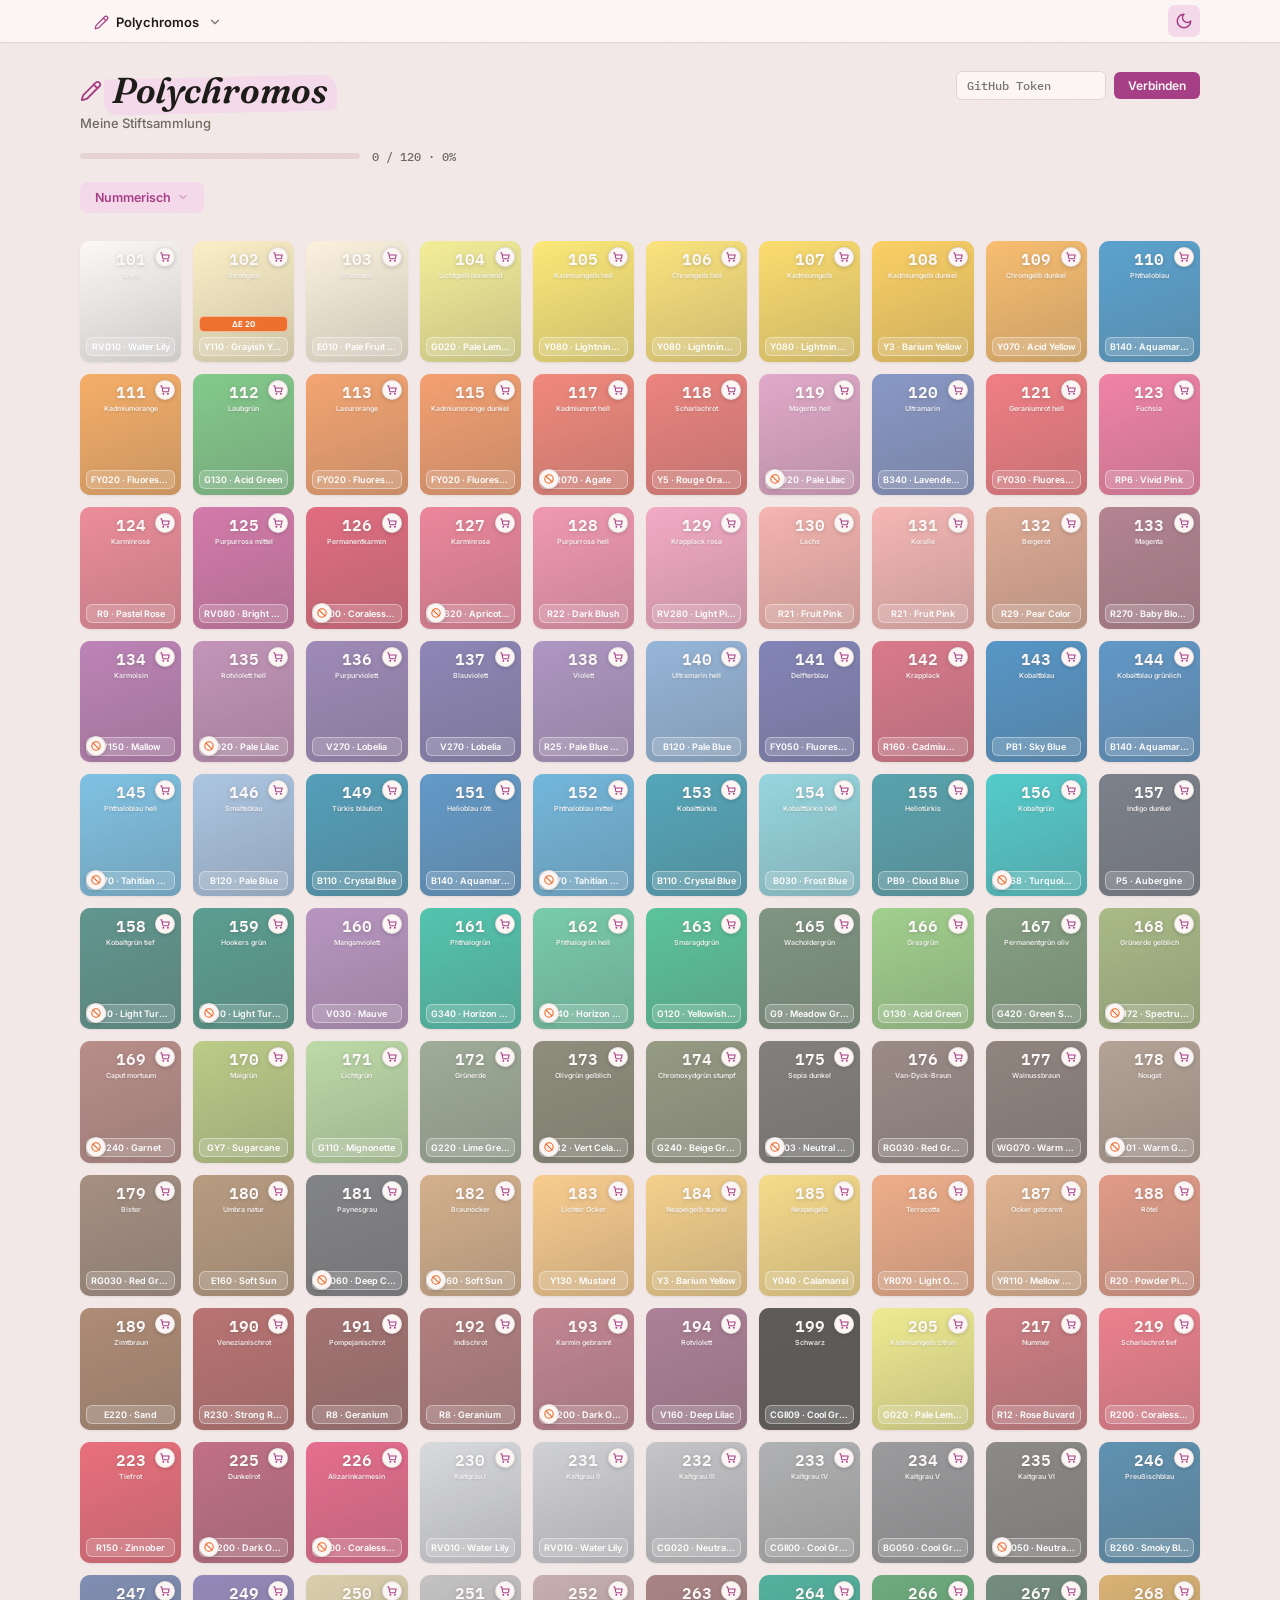
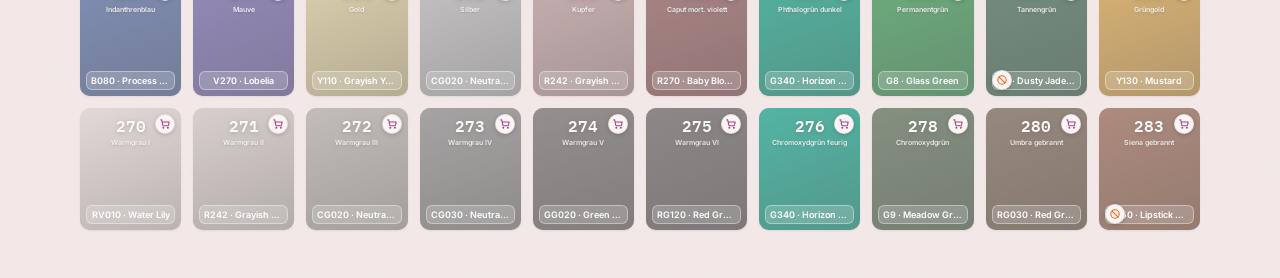
<file: index.html>
<!DOCTYPE html>
<html lang="de">
<head>
  <meta charset="UTF-8">
  <meta name="viewport" content="width=device-width, initial-scale=1.0, viewport-fit=cover">
  <title>Colortracker</title>

  <!-- PWA -->
  <link rel="manifest" href="./manifest.json">
  <meta name="theme-color" content="#0083C7">
  <meta name="apple-mobile-web-app-capable" content="yes">
  <meta name="apple-mobile-web-app-status-bar-style" content="default">
  <meta name="apple-mobile-web-app-title" content="Colortracker">
  <link rel="apple-touch-icon" href="./icons/apple-touch-icon.png">
  <link rel="icon" type="image/x-icon" href="./favicon.ico">
  <link rel="icon" type="image/png" sizes="32x32" href="./icons/favicon-32x32.png">
  <link rel="icon" type="image/png" sizes="16x16" href="./icons/favicon-16x16.png">

  <link rel="preconnect" href="https://fonts.googleapis.com">
  <link rel="preconnect" href="https://fonts.gstatic.com" crossorigin>
  <link href="https://fonts.googleapis.com/css2?family=Fraunces:ital,wght@0,600;1,500;1,600;1,700&family=Inter:wght@400;500;600;700&family=IBM+Plex+Mono:wght@500;600&display=swap" rel="stylesheet">
  <link rel="stylesheet" href="./styles.css">
  <script src="./js/theme-init.js"></script>
  <script src="./data/polychromos.js"></script>
  <script src="./data/ohuhu.js"></script>
</head>
<body>
  <nav class="app-nav">
    <div class="nav-inner">
      <details class="nav-dropdown" id="navDropdown">
        <summary class="nav-current">
          <svg width="15" height="15" viewBox="0 0 24 24" fill="none" stroke="currentColor" stroke-width="2" stroke-linecap="round" stroke-linejoin="round"><path d="M21.174 6.812a1 1 0 0 0-3.986-3.987L3.842 16.174a2 2 0 0 0-.5.83l-1.321 4.352a.5.5 0 0 0 .622.622l4.353-1.321a2 2 0 0 0 .83-.497z"/><path d="m15 5 4 4"/></svg>
          <span class="nav-link-text">Polychromos</span>
          <svg class="nav-chevron" width="14" height="14" viewBox="0 0 24 24" fill="none" stroke="currentColor" stroke-width="2" stroke-linecap="round" stroke-linejoin="round"><path d="m6 9 6 6 6-6"/></svg>
        </summary>
        <div class="nav-dropdown-list">
        <a href="./index.html" class="nav-link nav-link--active"><svg width="15" height="15" viewBox="0 0 24 24" fill="none" stroke="currentColor" stroke-width="2" stroke-linecap="round" stroke-linejoin="round"><path d="M21.174 6.812a1 1 0 0 0-3.986-3.987L3.842 16.174a2 2 0 0 0-.5.83l-1.321 4.352a.5.5 0 0 0 .622.622l4.353-1.321a2 2 0 0 0 .83-.497z"/><path d="m15 5 4 4"/></svg><span class="nav-link-text">Polychromos</span></a>
        <a href="./ohuhu.html" class="nav-link nav-link--inactive"><svg width="15" height="15" viewBox="0 0 24 24" fill="none" stroke="currentColor" stroke-width="2" stroke-linecap="round" stroke-linejoin="round"><path d="m9 11-6 6v3h9l3-3"/><path d="m22 12-4.6 4.6a2 2 0 0 1-2.8 0l-5.2-5.2a2 2 0 0 1 0-2.8L14 4"/></svg><span class="nav-link-text">Ohuhu</span></a>
        <a href="./matched-pencils.html" class="nav-link nav-link--inactive"><svg width="15" height="15" viewBox="0 0 24 24" fill="none" stroke="currentColor" stroke-width="2" stroke-linecap="round" stroke-linejoin="round"><path d="M10 13a5 5 0 0 0 7.54.54l3-3a5 5 0 0 0-7.07-7.07l-1.72 1.71"/><path d="M14 11a5 5 0 0 0-7.54-.54l-3 3a5 5 0 0 0 7.07 7.07l1.71-1.71"/></svg><span class="nav-link-text">Matched Pencils</span></a>
        <a href="./spectrum.html" class="nav-link nav-link--inactive"><svg width="15" height="15" viewBox="0 0 24 24" fill="none" stroke="currentColor" stroke-width="2" stroke-linecap="round" stroke-linejoin="round"><circle cx="12" cy="12" r="10"/><path d="M12 18a6 6 0 0 0 0-12v12z"/></svg><span class="nav-link-text">Spektrum</span></a>
        </div>
      </details>
      <button class="theme-toggle" id="themeToggle" aria-label="Dark mode umschalten"></button>
    </div>
  </nav>
  <script src="./js/nav-dropdown.js"></script>
  <div id="app" class="app-inner"></div>

  <script src="./js/index.js"></script>
  <script src="./js/theme-toggle.js"></script>
</body>
</html>
</file>
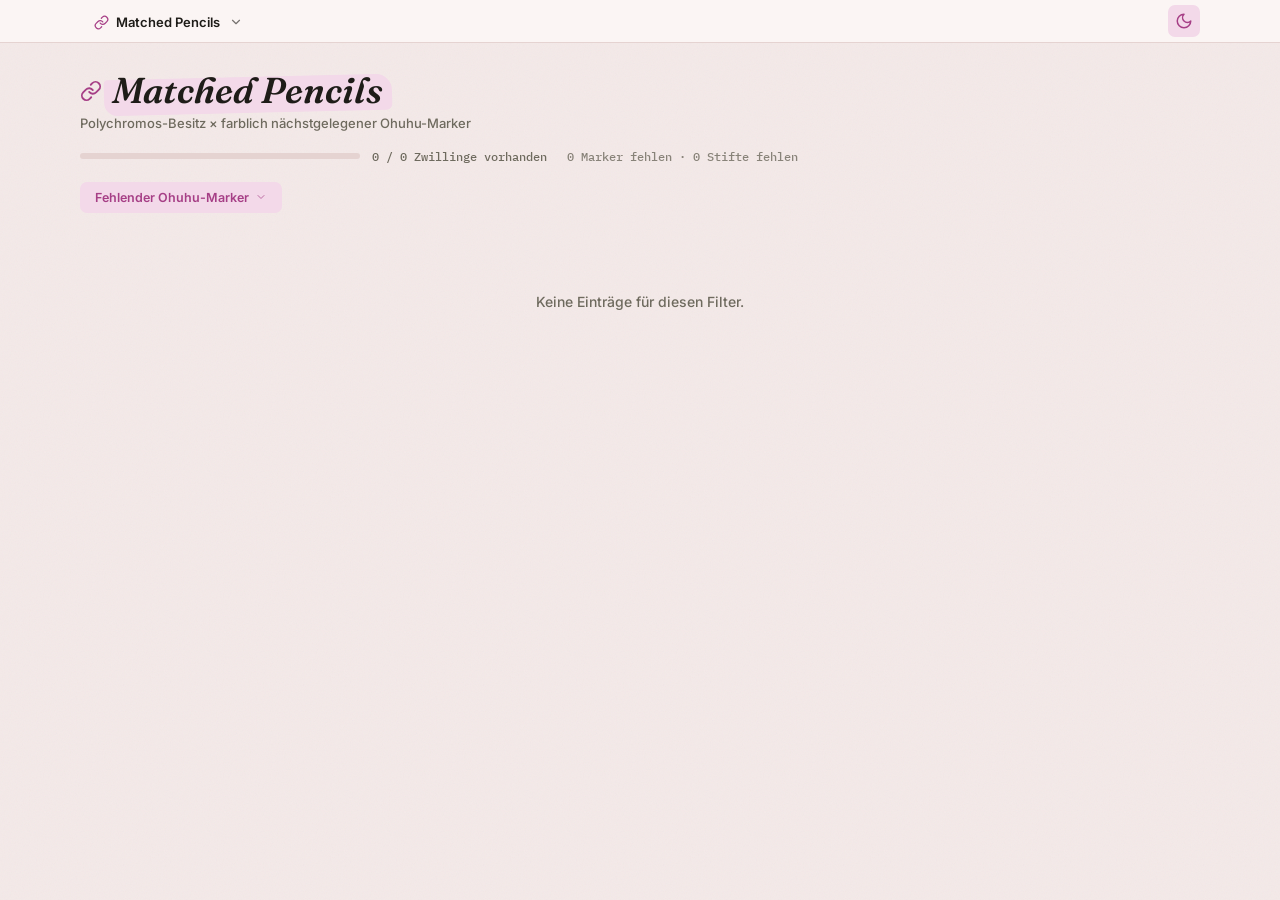
<file: matched-pencils.html>
<!DOCTYPE html>
<html lang="de">
<head>
  <meta charset="UTF-8">
  <meta name="viewport" content="width=device-width, initial-scale=1.0, viewport-fit=cover">
  <title>Matched Pencils — Polychromos × Ohuhu</title>

  <link rel="icon" type="image/x-icon" href="./favicon.ico">
  <link rel="icon" type="image/png" sizes="32x32" href="./icons/favicon-32x32.png">
  <link rel="icon" type="image/png" sizes="16x16" href="./icons/favicon-16x16.png">

  <link rel="preconnect" href="https://fonts.googleapis.com">
  <link rel="preconnect" href="https://fonts.gstatic.com" crossorigin>
  <link href="https://fonts.googleapis.com/css2?family=Fraunces:ital,wght@0,600;1,500;1,600;1,700&family=Inter:wght@400;500;600;700&family=IBM+Plex+Mono:wght@500;600&display=swap" rel="stylesheet">
  <link rel="stylesheet" href="./styles.css">
  <script src="./js/theme-init.js"></script>
  <script src="./data/polychromos.js"></script>
  <script src="./data/ohuhu.js"></script>
</head>
<body>
  <nav class="app-nav">
    <div class="nav-inner">
      <details class="nav-dropdown" id="navDropdown">
        <summary class="nav-current">
          <svg width="15" height="15" viewBox="0 0 24 24" fill="none" stroke="currentColor" stroke-width="2" stroke-linecap="round" stroke-linejoin="round"><path d="M10 13a5 5 0 0 0 7.54.54l3-3a5 5 0 0 0-7.07-7.07l-1.72 1.71"/><path d="M14 11a5 5 0 0 0-7.54-.54l-3 3a5 5 0 0 0 7.07 7.07l1.71-1.71"/></svg>
          <span class="nav-link-text">Matched Pencils</span>
          <svg class="nav-chevron" width="14" height="14" viewBox="0 0 24 24" fill="none" stroke="currentColor" stroke-width="2" stroke-linecap="round" stroke-linejoin="round"><path d="m6 9 6 6 6-6"/></svg>
        </summary>
        <div class="nav-dropdown-list">
        <a href="./index.html" class="nav-link nav-link--inactive"><svg width="15" height="15" viewBox="0 0 24 24" fill="none" stroke="currentColor" stroke-width="2" stroke-linecap="round" stroke-linejoin="round"><path d="M21.174 6.812a1 1 0 0 0-3.986-3.987L3.842 16.174a2 2 0 0 0-.5.83l-1.321 4.352a.5.5 0 0 0 .622.622l4.353-1.321a2 2 0 0 0 .83-.497z"/><path d="m15 5 4 4"/></svg><span class="nav-link-text">Polychromos</span></a>
        <a href="./ohuhu.html" class="nav-link nav-link--inactive"><svg width="15" height="15" viewBox="0 0 24 24" fill="none" stroke="currentColor" stroke-width="2" stroke-linecap="round" stroke-linejoin="round"><path d="m9 11-6 6v3h9l3-3"/><path d="m22 12-4.6 4.6a2 2 0 0 1-2.8 0l-5.2-5.2a2 2 0 0 1 0-2.8L14 4"/></svg><span class="nav-link-text">Ohuhu</span></a>
        <a href="./matched-pencils.html" class="nav-link nav-link--active"><svg width="15" height="15" viewBox="0 0 24 24" fill="none" stroke="currentColor" stroke-width="2" stroke-linecap="round" stroke-linejoin="round"><path d="M10 13a5 5 0 0 0 7.54.54l3-3a5 5 0 0 0-7.07-7.07l-1.72 1.71"/><path d="M14 11a5 5 0 0 0-7.54-.54l-3 3a5 5 0 0 0 7.07 7.07l1.71-1.71"/></svg><span class="nav-link-text">Matched Pencils</span></a>
        <a href="./spectrum.html" class="nav-link nav-link--inactive"><svg width="15" height="15" viewBox="0 0 24 24" fill="none" stroke="currentColor" stroke-width="2" stroke-linecap="round" stroke-linejoin="round"><circle cx="12" cy="12" r="10"/><path d="M12 18a6 6 0 0 0 0-12v12z"/></svg><span class="nav-link-text">Spektrum</span></a>
        </div>
      </details>
      <button class="theme-toggle" id="themeToggle" aria-label="Dark mode umschalten"></button>
    </div>
  </nav>
  <script src="./js/nav-dropdown.js"></script>
  <div id="app" class="app-inner"></div>

  <script src="./js/matched-pencils.js"></script>
  <script src="./js/theme-toggle.js"></script>
</body>
</html>
</file>
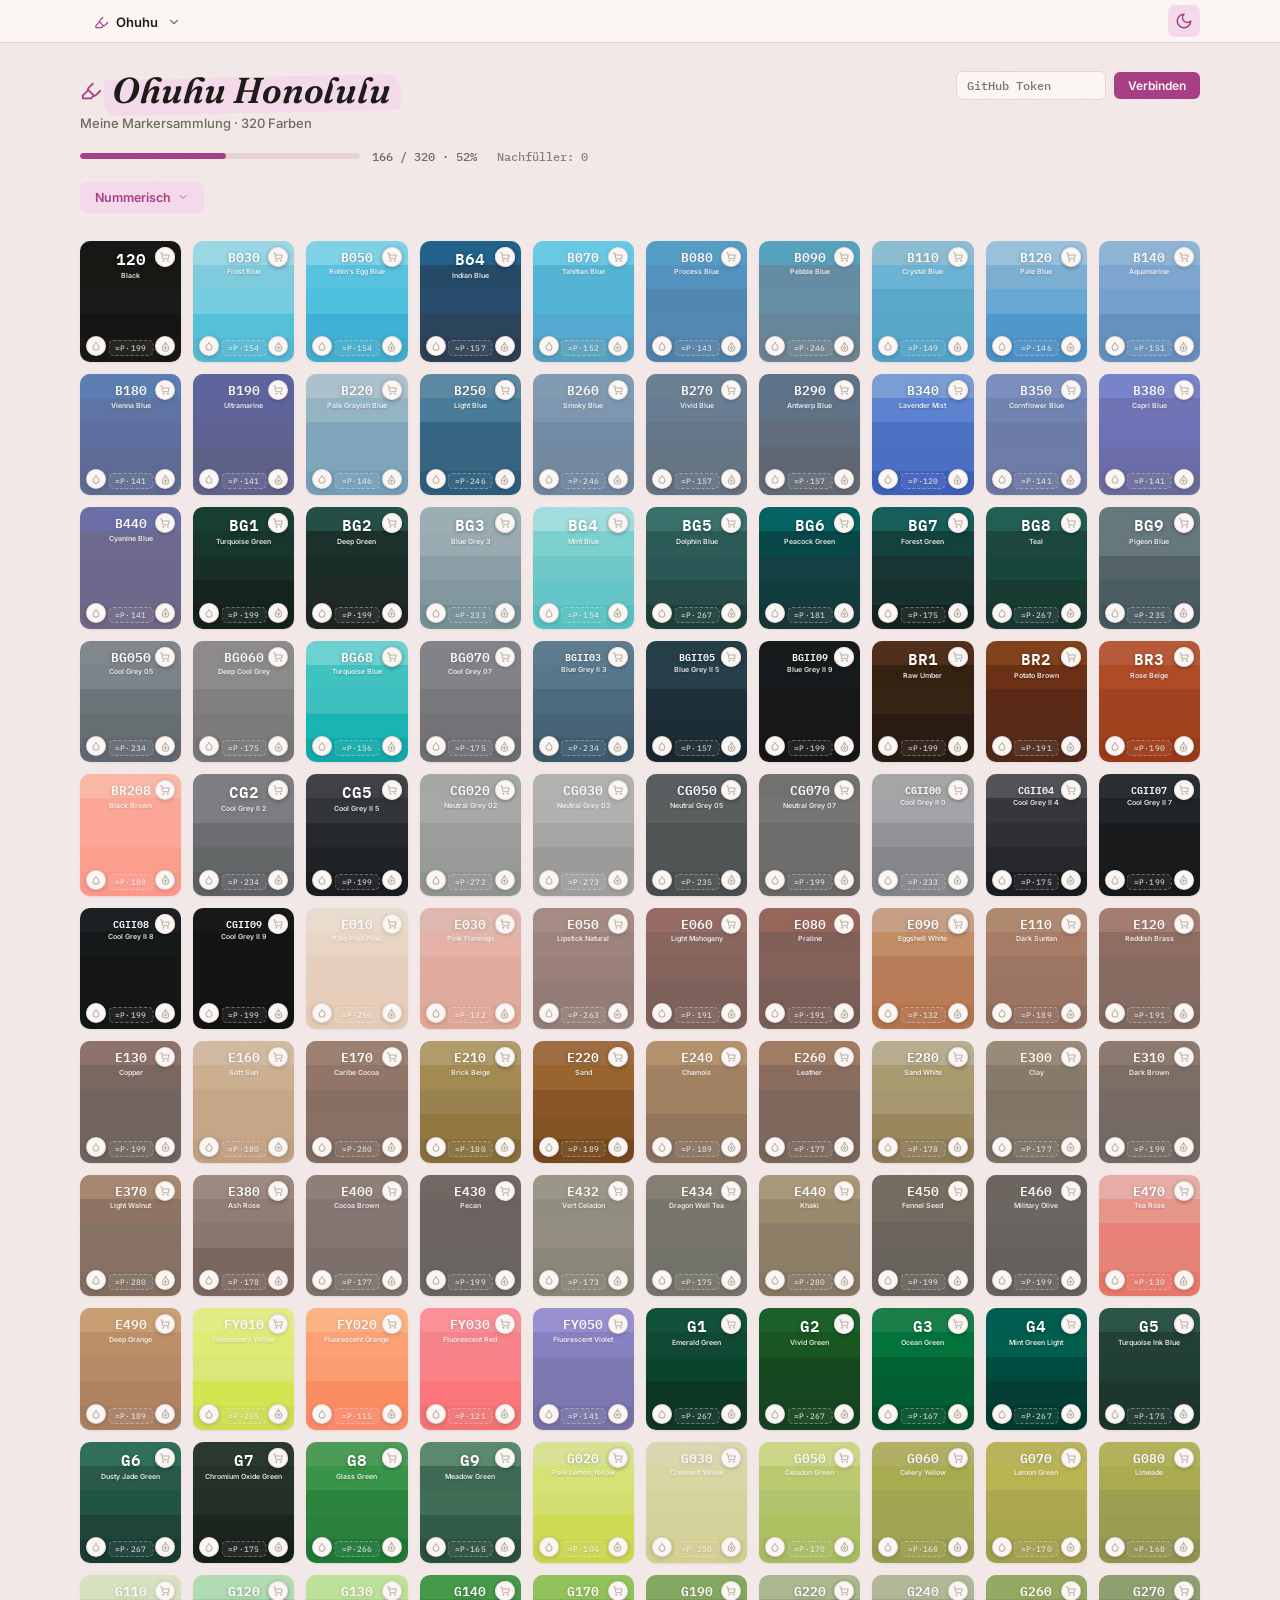
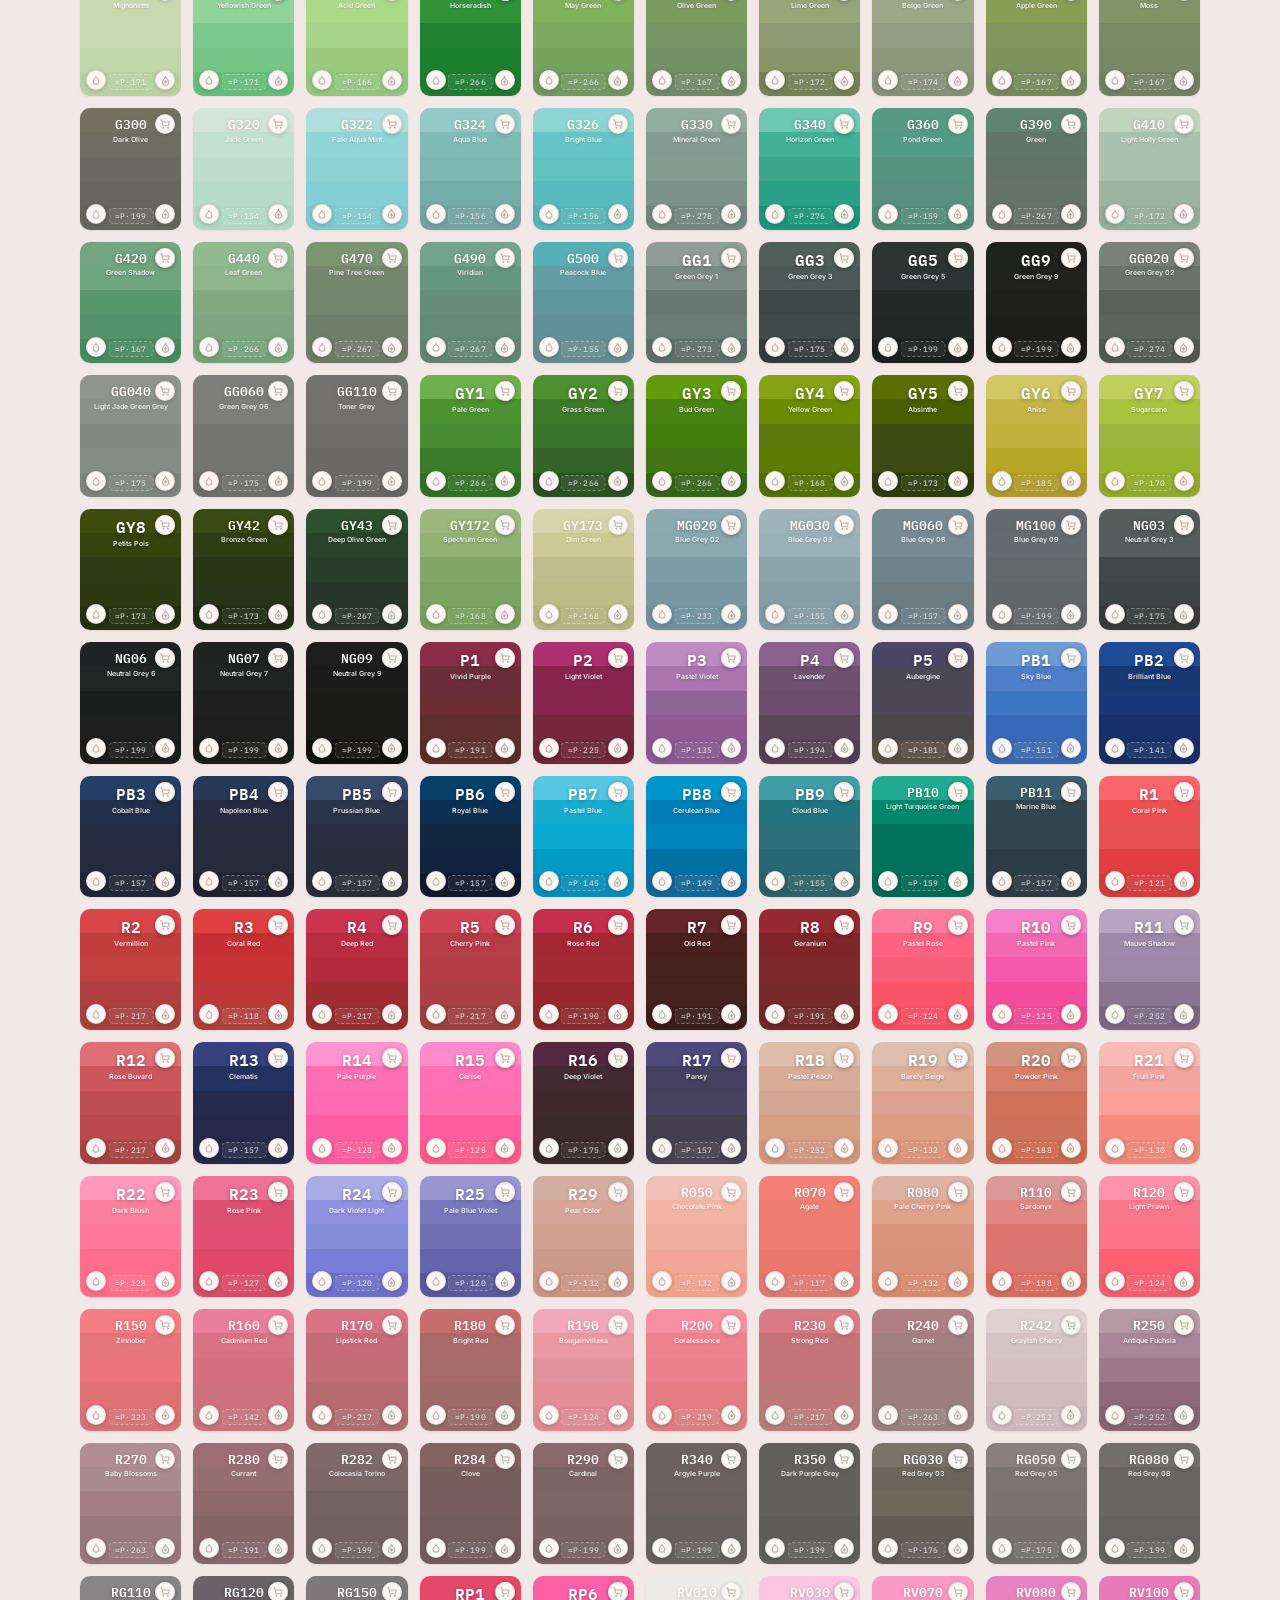
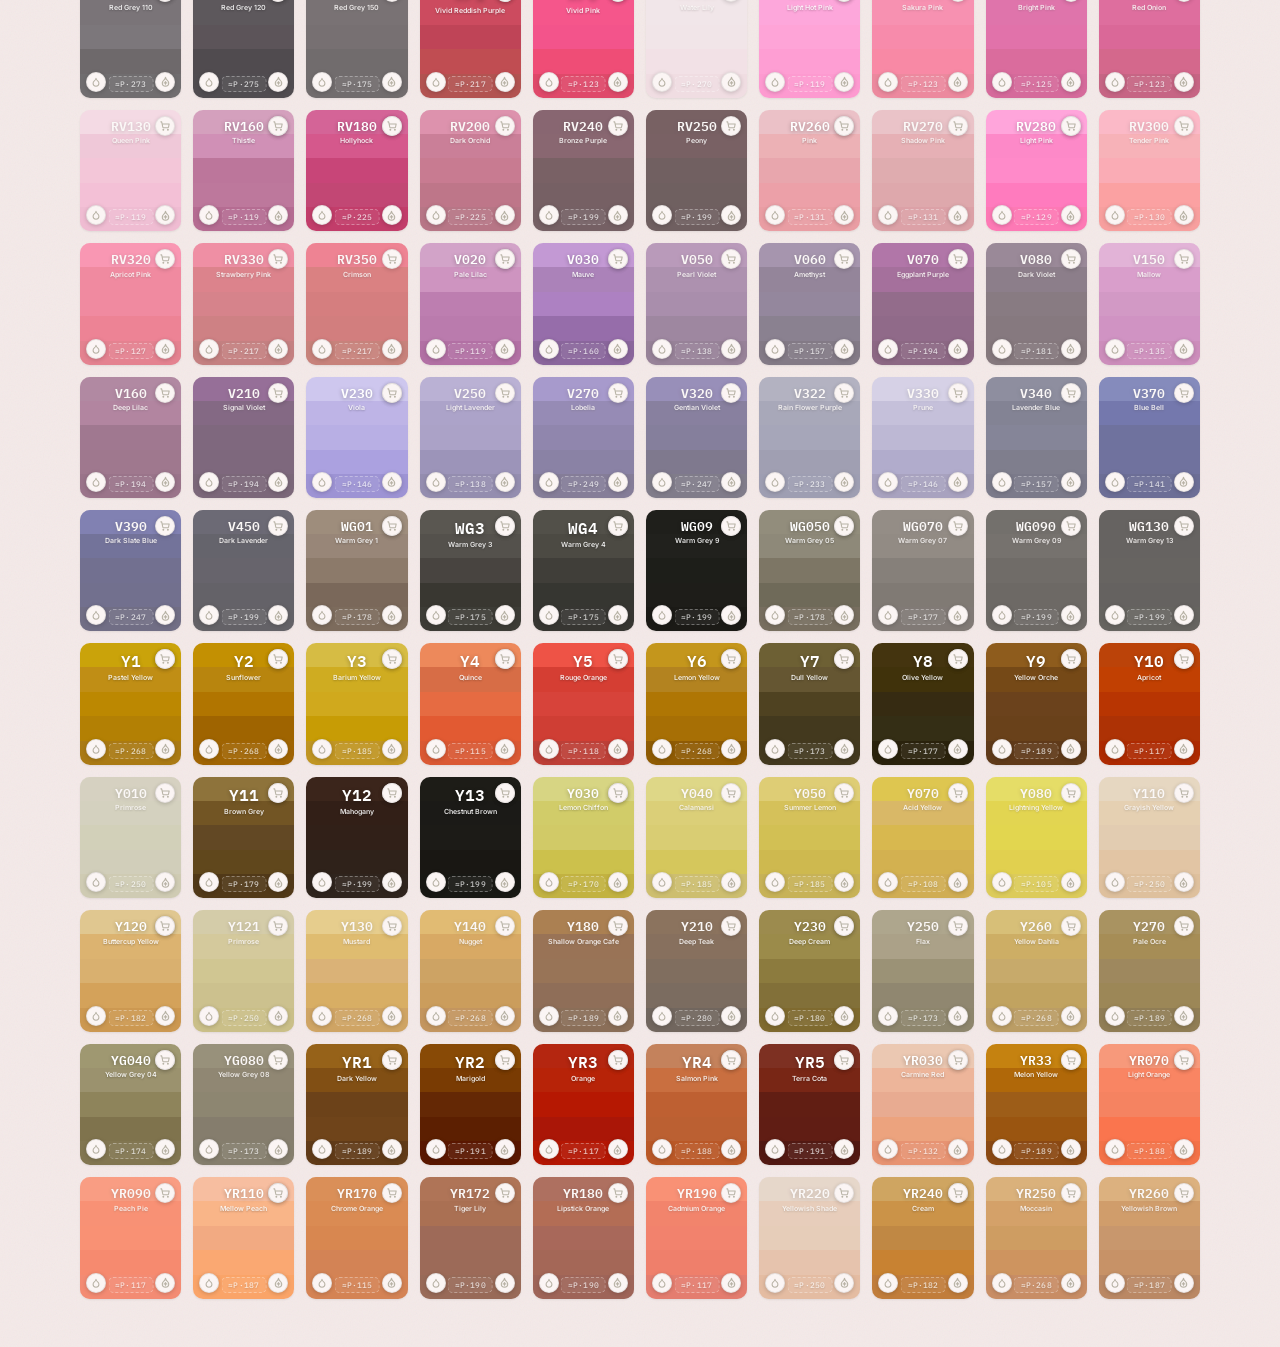
<file: ohuhu.html>
<!DOCTYPE html>
<html lang="de">
<head>
  <meta charset="UTF-8">
  <meta name="viewport" content="width=device-width, initial-scale=1.0, viewport-fit=cover">
  <title>Ohuhu Honolulu 320 — Meine Markersammlung</title>

  <!-- PWA -->
  <link rel="manifest" href="./manifest-ohuhu.json">
  <meta name="theme-color" content="#0083C7">
  <meta name="apple-mobile-web-app-capable" content="yes">
  <meta name="apple-mobile-web-app-title" content="Ohuhu">
  <link rel="apple-touch-icon" href="./icons/apple-touch-icon.png">
  <link rel="icon" type="image/x-icon" href="./favicon.ico">
  <link rel="icon" type="image/png" sizes="32x32" href="./icons/favicon-32x32.png">
  <link rel="icon" type="image/png" sizes="16x16" href="./icons/favicon-16x16.png">

  <link rel="preconnect" href="https://fonts.googleapis.com">
  <link rel="preconnect" href="https://fonts.gstatic.com" crossorigin>
  <link href="https://fonts.googleapis.com/css2?family=Fraunces:ital,wght@0,600;1,500;1,600;1,700&family=Inter:wght@400;500;600;700&family=IBM+Plex+Mono:wght@500;600&display=swap" rel="stylesheet">
  <link rel="stylesheet" href="./styles.css">
  <script src="./js/theme-init.js"></script>
  <script src="./data/polychromos.js"></script>
  <script src="./data/ohuhu.js"></script>
</head>
<body>
  <nav class="app-nav">
    <div class="nav-inner">
      <details class="nav-dropdown" id="navDropdown">
        <summary class="nav-current">
          <svg width="15" height="15" viewBox="0 0 24 24" fill="none" stroke="currentColor" stroke-width="2" stroke-linecap="round" stroke-linejoin="round"><path d="m9 11-6 6v3h9l3-3"/><path d="m22 12-4.6 4.6a2 2 0 0 1-2.8 0l-5.2-5.2a2 2 0 0 1 0-2.8L14 4"/></svg>
          <span class="nav-link-text">Ohuhu</span>
          <svg class="nav-chevron" width="14" height="14" viewBox="0 0 24 24" fill="none" stroke="currentColor" stroke-width="2" stroke-linecap="round" stroke-linejoin="round"><path d="m6 9 6 6 6-6"/></svg>
        </summary>
        <div class="nav-dropdown-list">
        <a href="./index.html" class="nav-link nav-link--inactive"><svg width="15" height="15" viewBox="0 0 24 24" fill="none" stroke="currentColor" stroke-width="2" stroke-linecap="round" stroke-linejoin="round"><path d="M21.174 6.812a1 1 0 0 0-3.986-3.987L3.842 16.174a2 2 0 0 0-.5.83l-1.321 4.352a.5.5 0 0 0 .622.622l4.353-1.321a2 2 0 0 0 .83-.497z"/><path d="m15 5 4 4"/></svg><span class="nav-link-text">Polychromos</span></a>
        <a href="./ohuhu.html" class="nav-link nav-link--active"><svg width="15" height="15" viewBox="0 0 24 24" fill="none" stroke="currentColor" stroke-width="2" stroke-linecap="round" stroke-linejoin="round"><path d="m9 11-6 6v3h9l3-3"/><path d="m22 12-4.6 4.6a2 2 0 0 1-2.8 0l-5.2-5.2a2 2 0 0 1 0-2.8L14 4"/></svg><span class="nav-link-text">Ohuhu</span></a>
        <a href="./matched-pencils.html" class="nav-link nav-link--inactive"><svg width="15" height="15" viewBox="0 0 24 24" fill="none" stroke="currentColor" stroke-width="2" stroke-linecap="round" stroke-linejoin="round"><path d="M10 13a5 5 0 0 0 7.54.54l3-3a5 5 0 0 0-7.07-7.07l-1.72 1.71"/><path d="M14 11a5 5 0 0 0-7.54-.54l-3 3a5 5 0 0 0 7.07 7.07l1.71-1.71"/></svg><span class="nav-link-text">Matched Pencils</span></a>
        <a href="./spectrum.html" class="nav-link nav-link--inactive"><svg width="15" height="15" viewBox="0 0 24 24" fill="none" stroke="currentColor" stroke-width="2" stroke-linecap="round" stroke-linejoin="round"><circle cx="12" cy="12" r="10"/><path d="M12 18a6 6 0 0 0 0-12v12z"/></svg><span class="nav-link-text">Spektrum</span></a>
        </div>
      </details>
      <button class="theme-toggle" id="themeToggle" aria-label="Dark mode umschalten"></button>
    </div>
  </nav>
  <script src="./js/nav-dropdown.js"></script>
  <div id="app" class="app-inner"></div>

  <script src="./js/ohuhu.js"></script>
  <script src="./js/theme-toggle.js"></script>
</body>
</html>
</file>
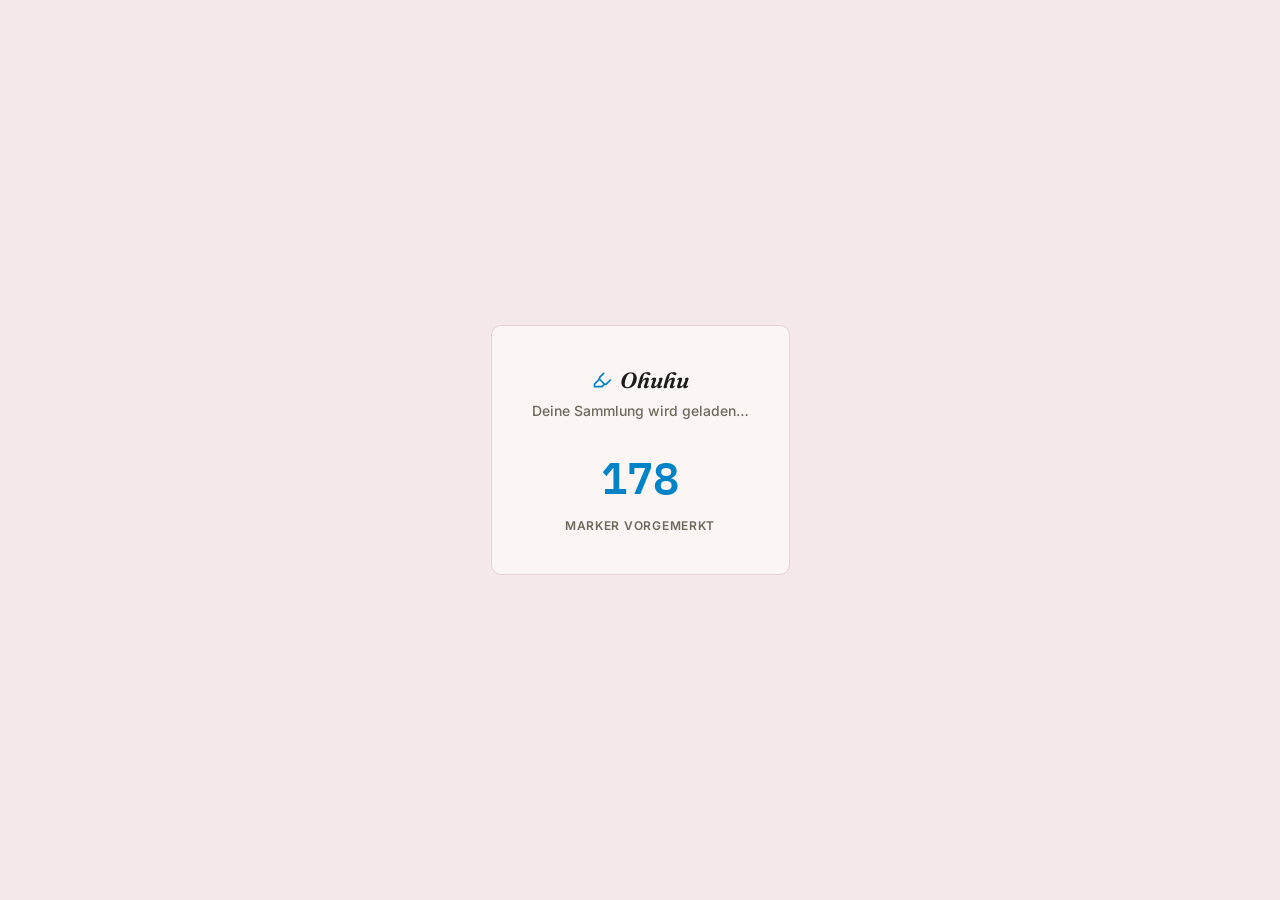
<file: prefill.html>
<!DOCTYPE html>
<html lang="de">
<head>
  <meta charset="UTF-8">
  <title>Ohuhu — Sammlung laden</title>
  <link rel="icon" type="image/x-icon" href="./favicon.ico">
  <link rel="icon" type="image/png" sizes="32x32" href="./icons/favicon-32x32.png">
  <link rel="icon" type="image/png" sizes="16x16" href="./icons/favicon-16x16.png">
  <link rel="preconnect" href="https://fonts.googleapis.com">
  <link rel="preconnect" href="https://fonts.gstatic.com" crossorigin>
  <link href="https://fonts.googleapis.com/css2?family=Fraunces:ital,wght@1,600&family=Inter:wght@500;600&family=IBM+Plex+Mono:wght@600&display=swap" rel="stylesheet">
  <style>
    :root { --paper:#F4E9E8; --paper-raised:#FBF5F4; --ink:#1E1C18; --ink-soft:#6E6A5E; --line:#E5D3D1; --accent:#0083C7; }
    @media (prefers-color-scheme: dark) {
      :root { --paper:#10161F; --paper-raised:#182130; --ink:#E9E6DD; --ink-soft:#93989F; --line:#2B3849; --accent:#4FC1F0; }
    }
    body { font-family: 'Inter', sans-serif; display: flex; align-items: center; justify-content: center; min-height: 100vh; margin: 0; background: var(--paper); color: var(--ink); }
    .card { background: var(--paper-raised); border: 1px solid var(--line); border-radius: 10px; padding: 40px; text-align: center; max-width: 360px; }
    h1 { display: flex; align-items: center; justify-content: center; gap: 8px; font-family: 'Fraunces', serif; font-style: italic; font-size: 22px; font-weight: 600; color: var(--ink); margin: 0 0 8px; }
    h1 svg { color: var(--accent); }
    p { color: var(--ink-soft); font-size: 14px; font-weight: 500; margin: 0 0 24px; }
    .count { font-family: 'IBM Plex Mono', monospace; font-size: 44px; font-weight: 600; color: var(--accent); display: block; margin-bottom: 4px; }
    .label { font-size: 12px; color: var(--ink-soft); font-weight: 600; text-transform: uppercase; letter-spacing: 0.06em; }
  </style>
</head>
<body>
  <div class="card">
    <h1><svg width="20" height="20" viewBox="0 0 24 24" fill="none" stroke="currentColor" stroke-width="2" stroke-linecap="round" stroke-linejoin="round"><path d="m9 11-6 6v3h9l3-3"/><path d="m22 12-4.6 4.6a2 2 0 0 1-2.8 0l-5.2-5.2a2 2 0 0 1 0-2.8L14 4"/></svg>Ohuhu</h1>
    <p>Deine Sammlung wird geladen…</p>
    <span class="count" id="num">0</span>
    <span class="label">Marker vorgemerkt</span>
  </div>
  <script src="./js/prefill.js"></script>
</body>
</html>
</file>
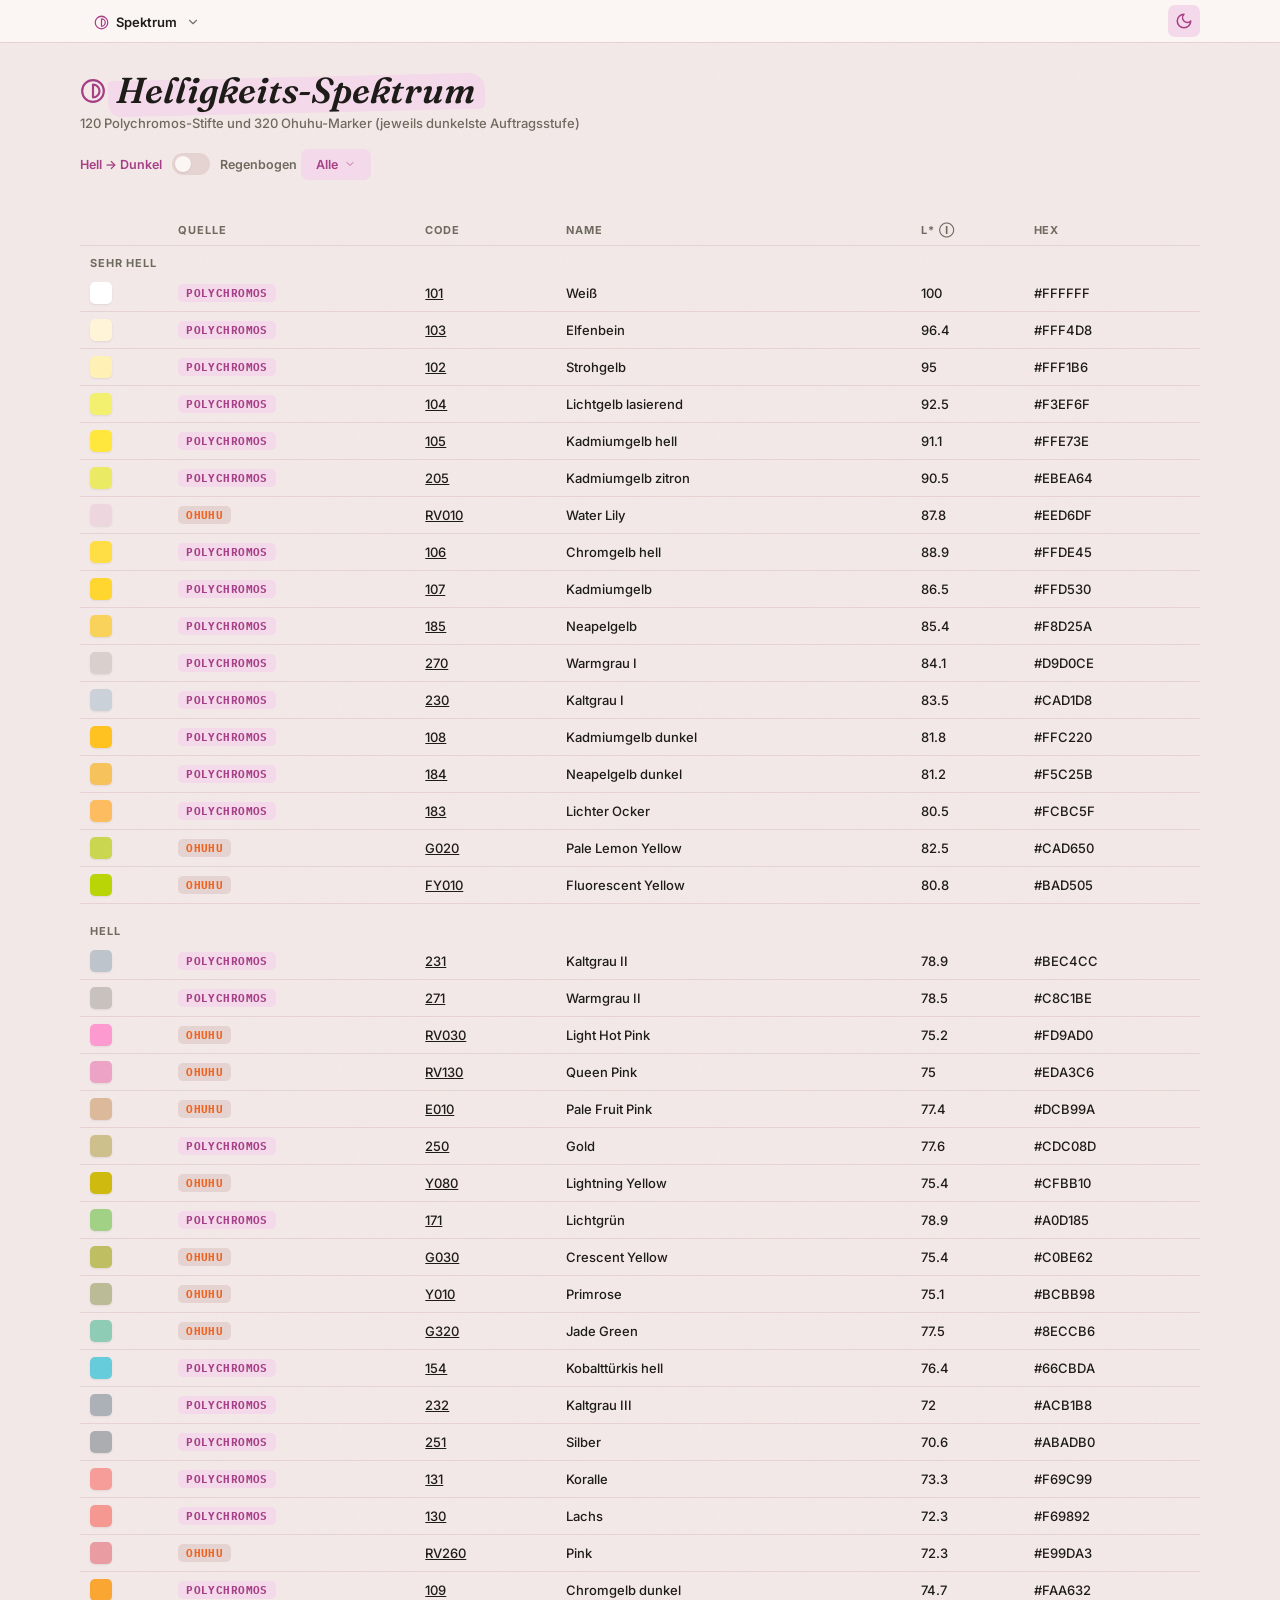
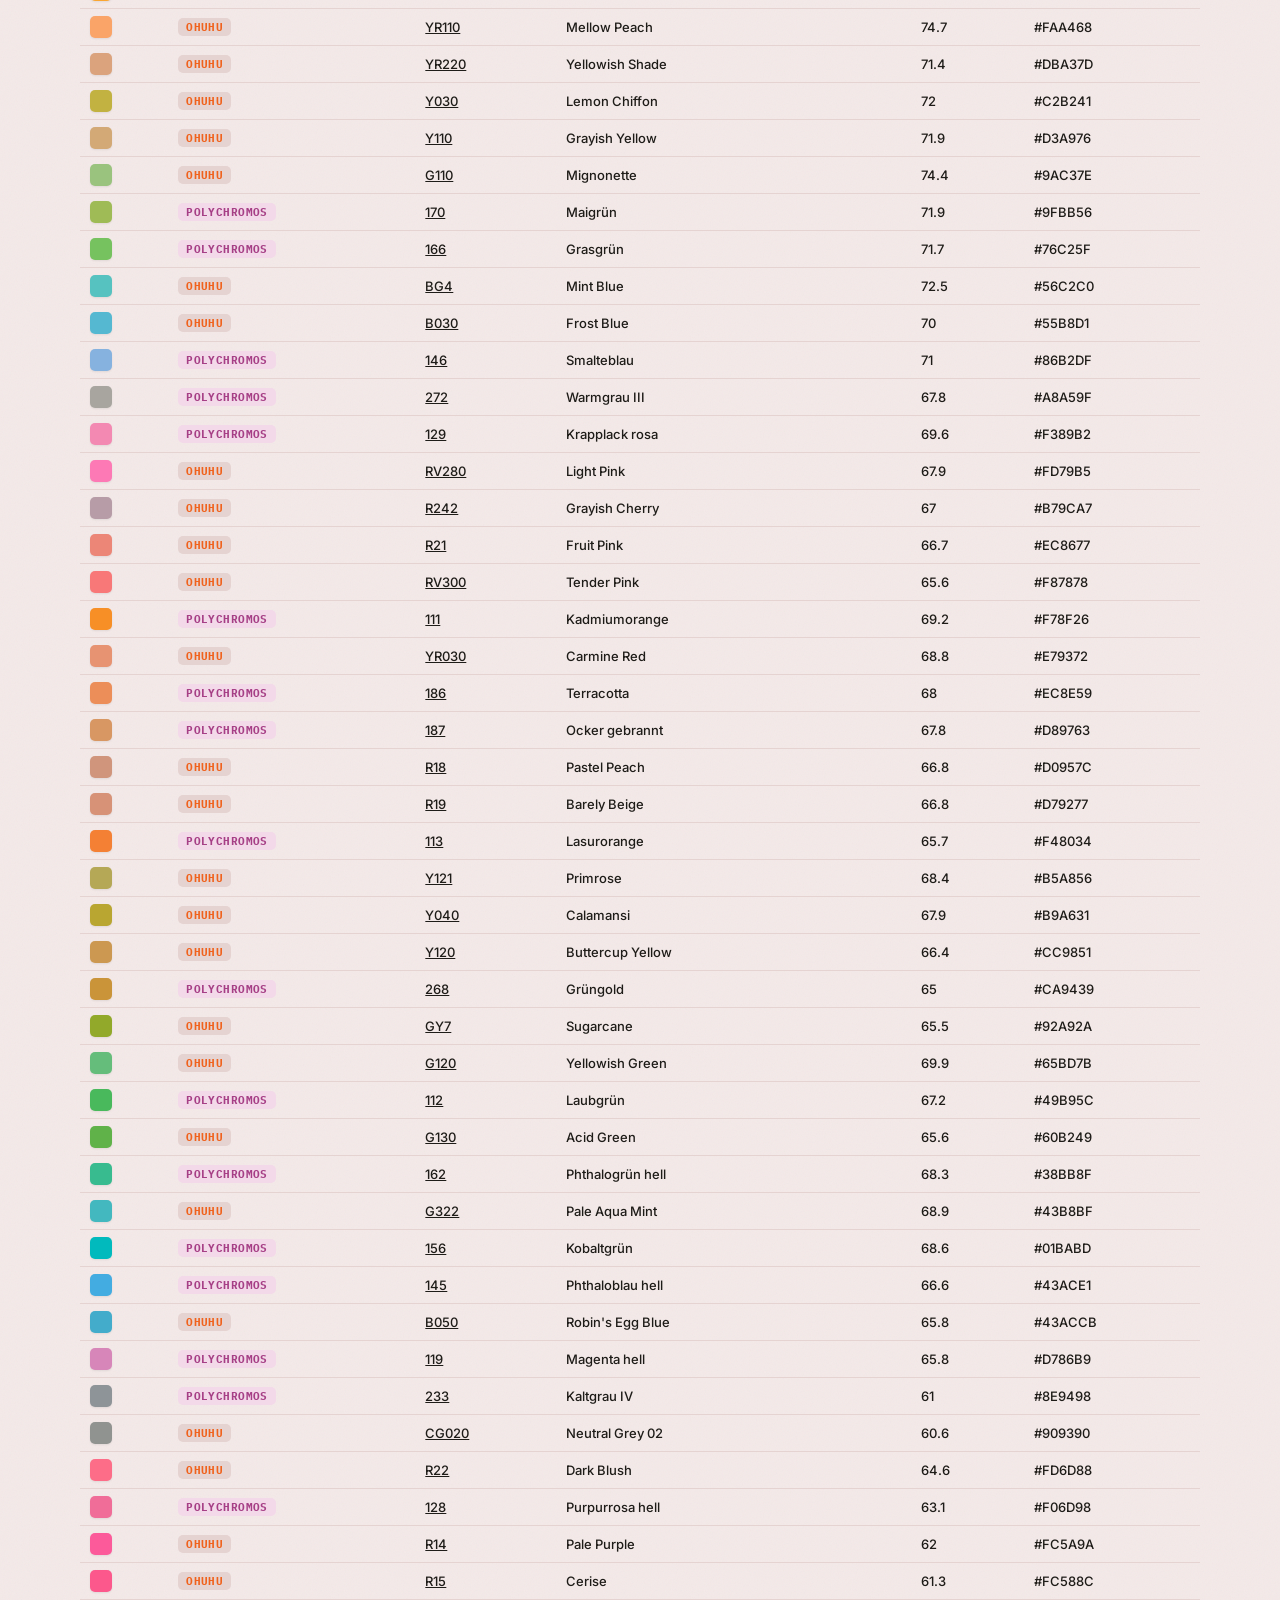
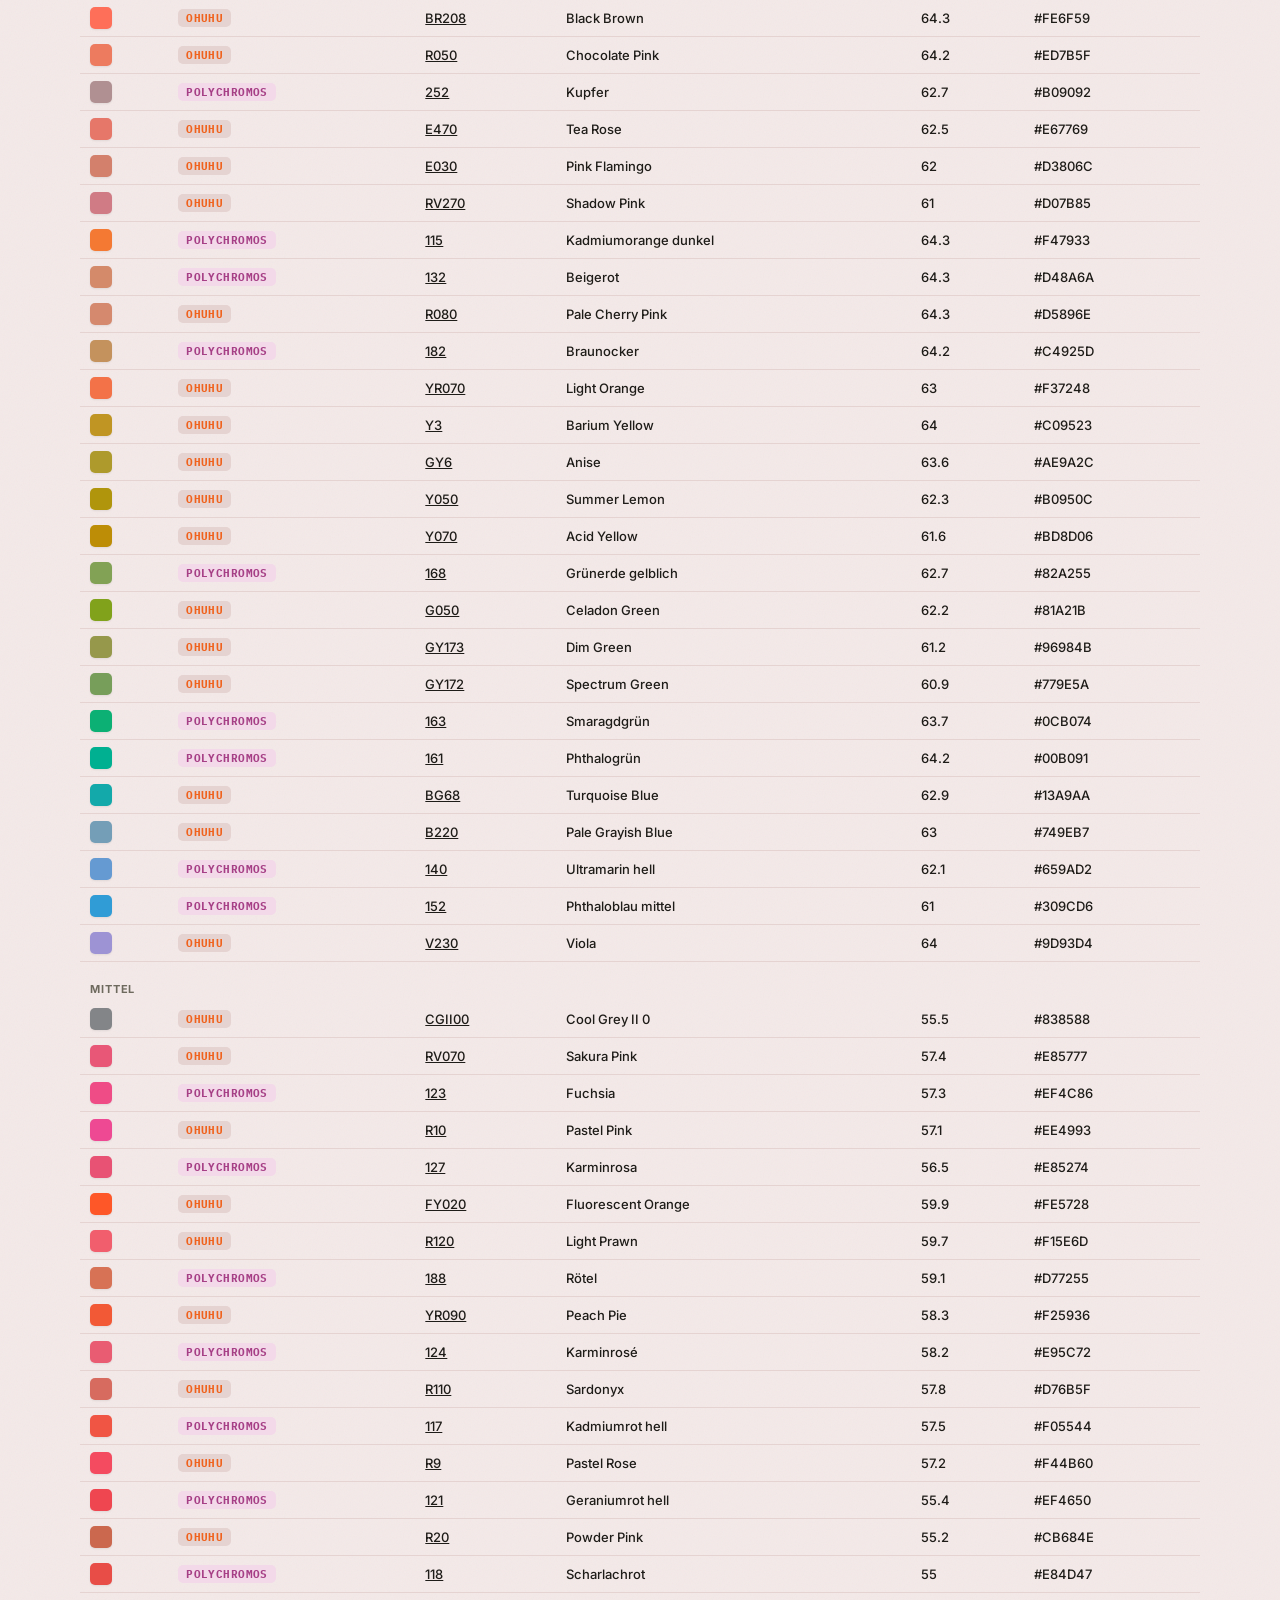
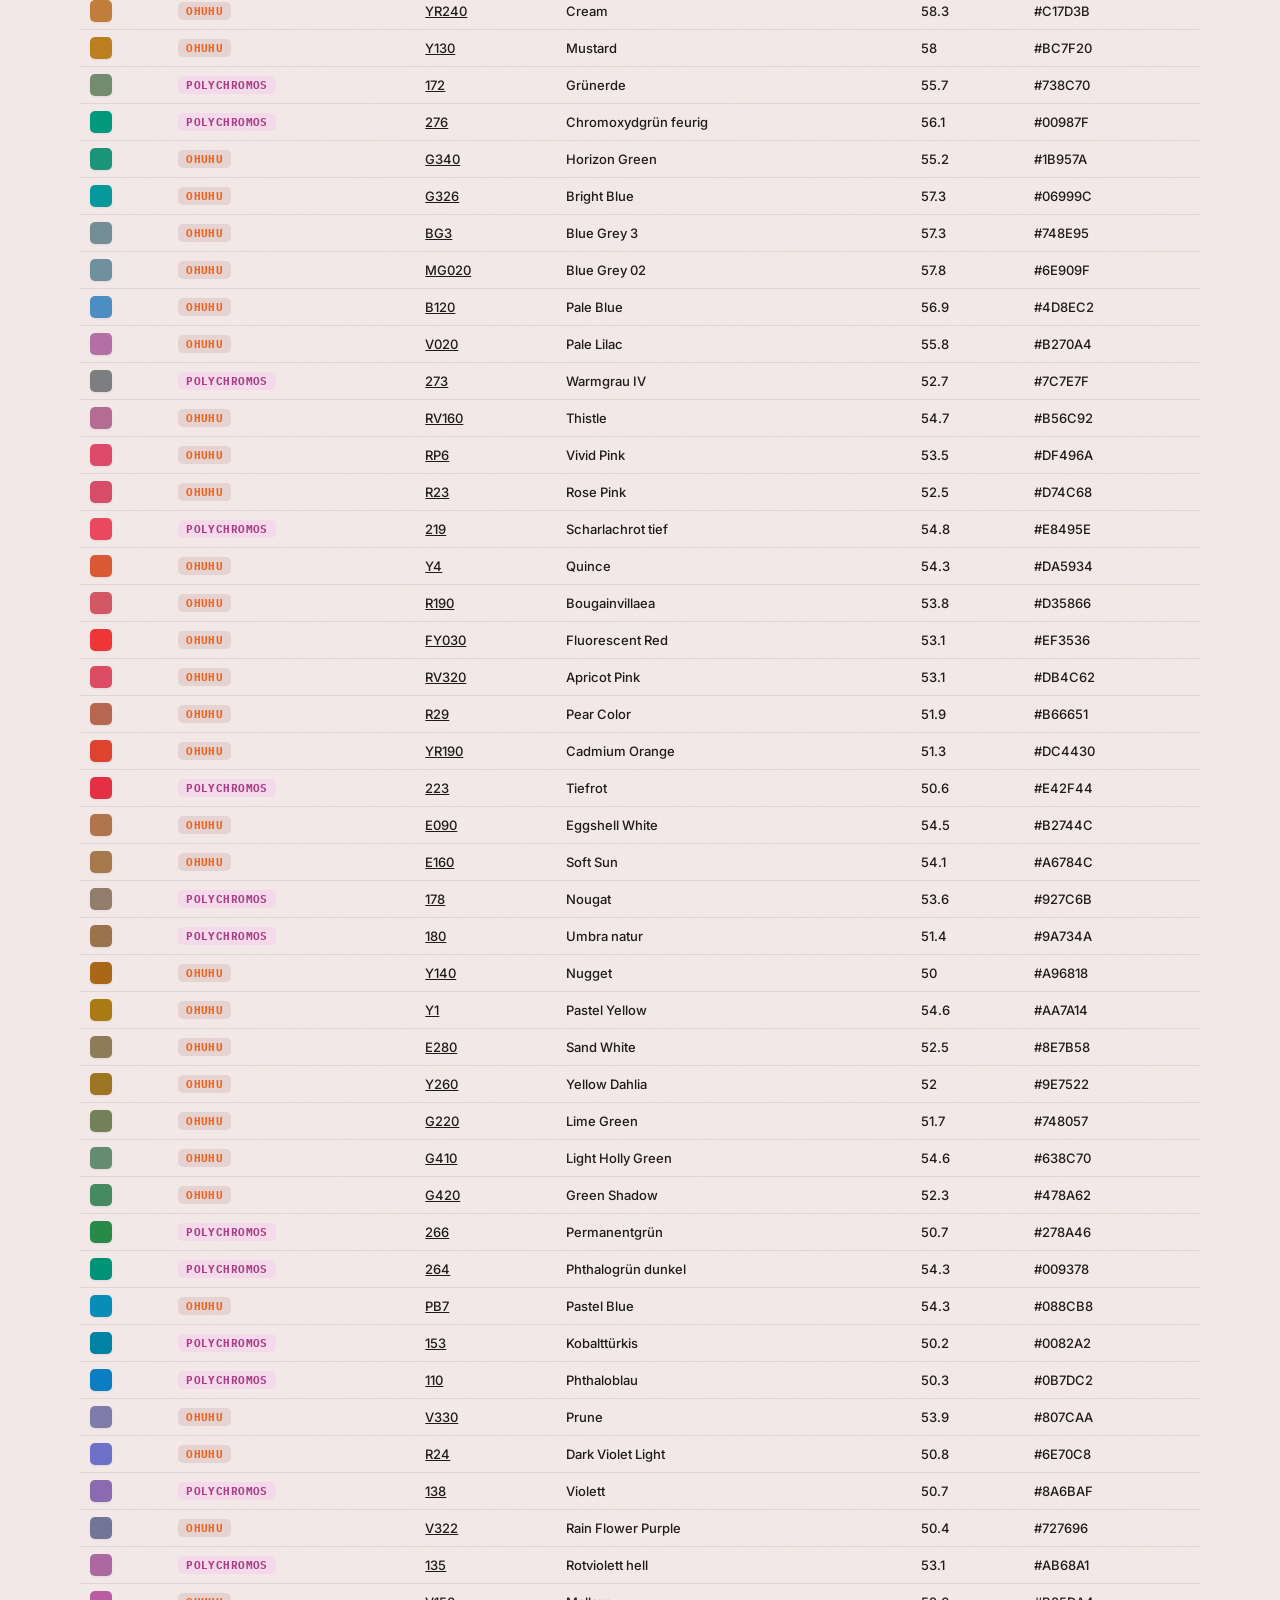
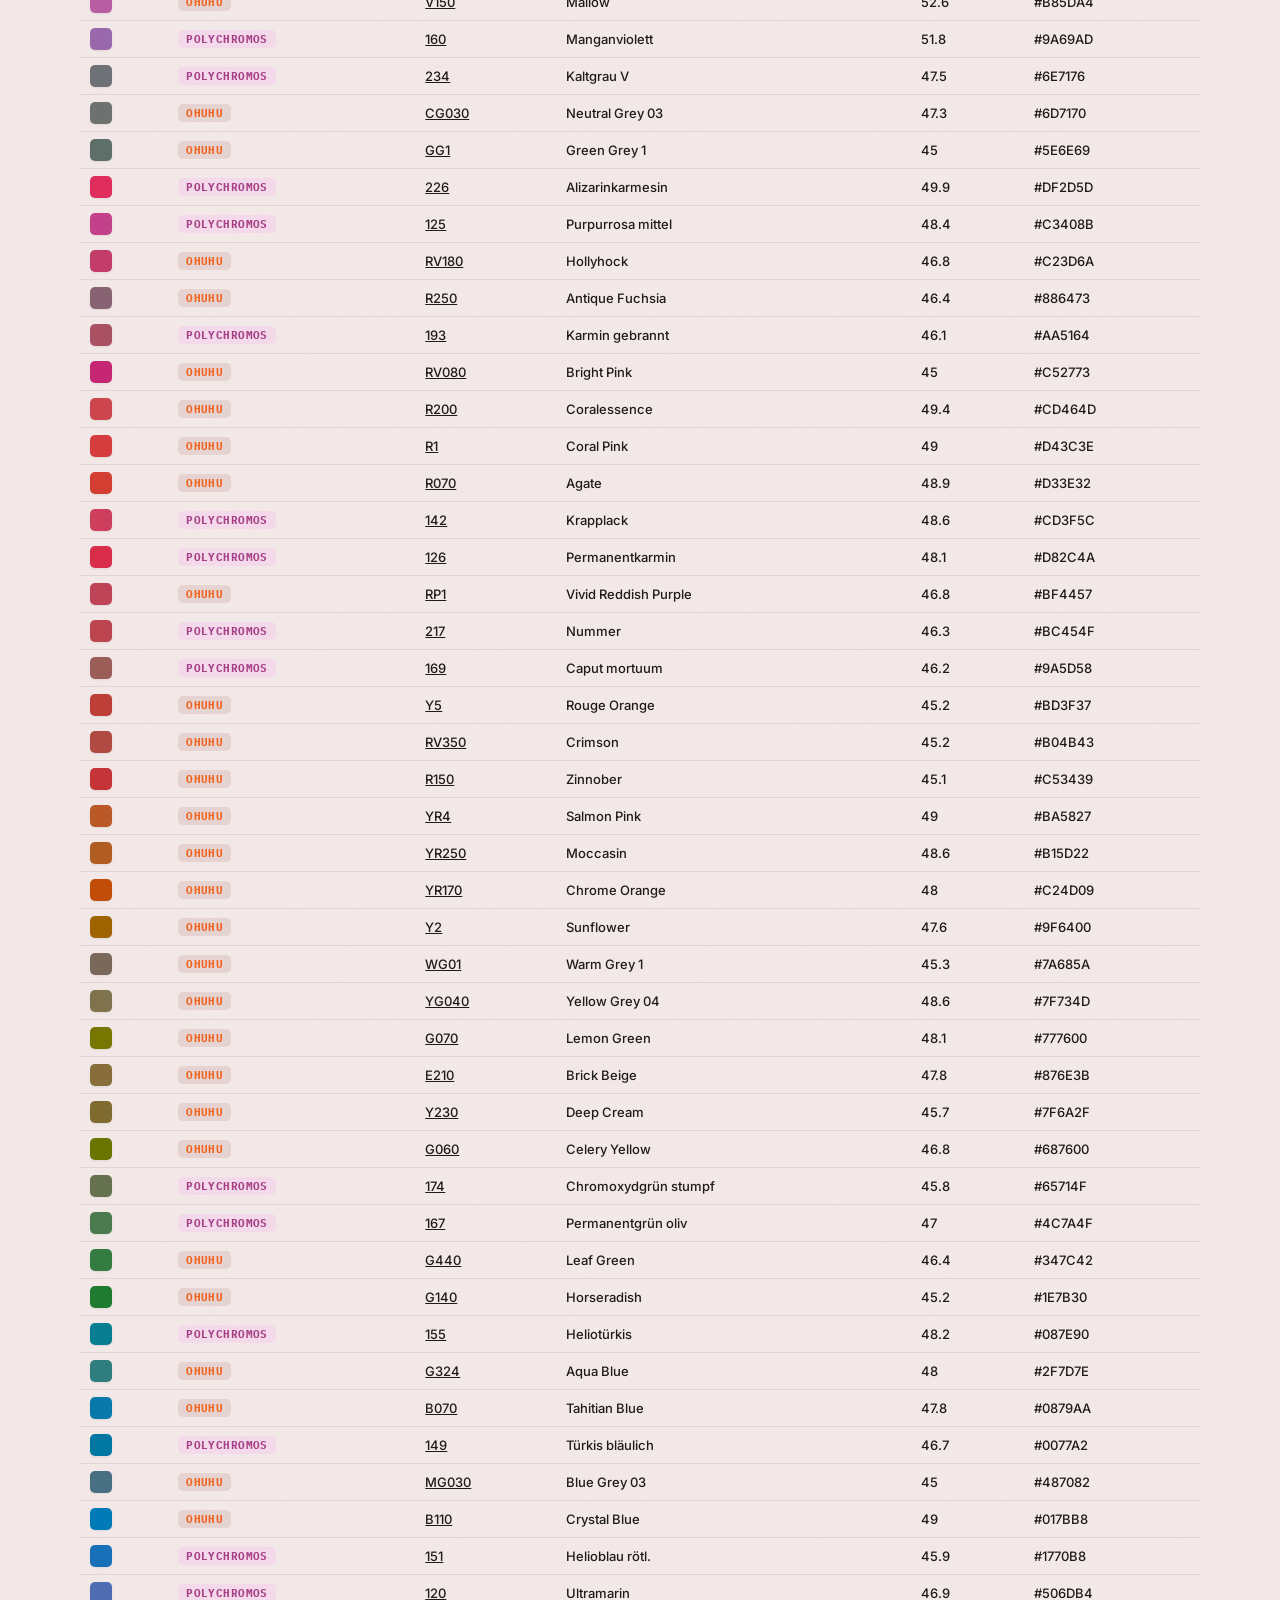
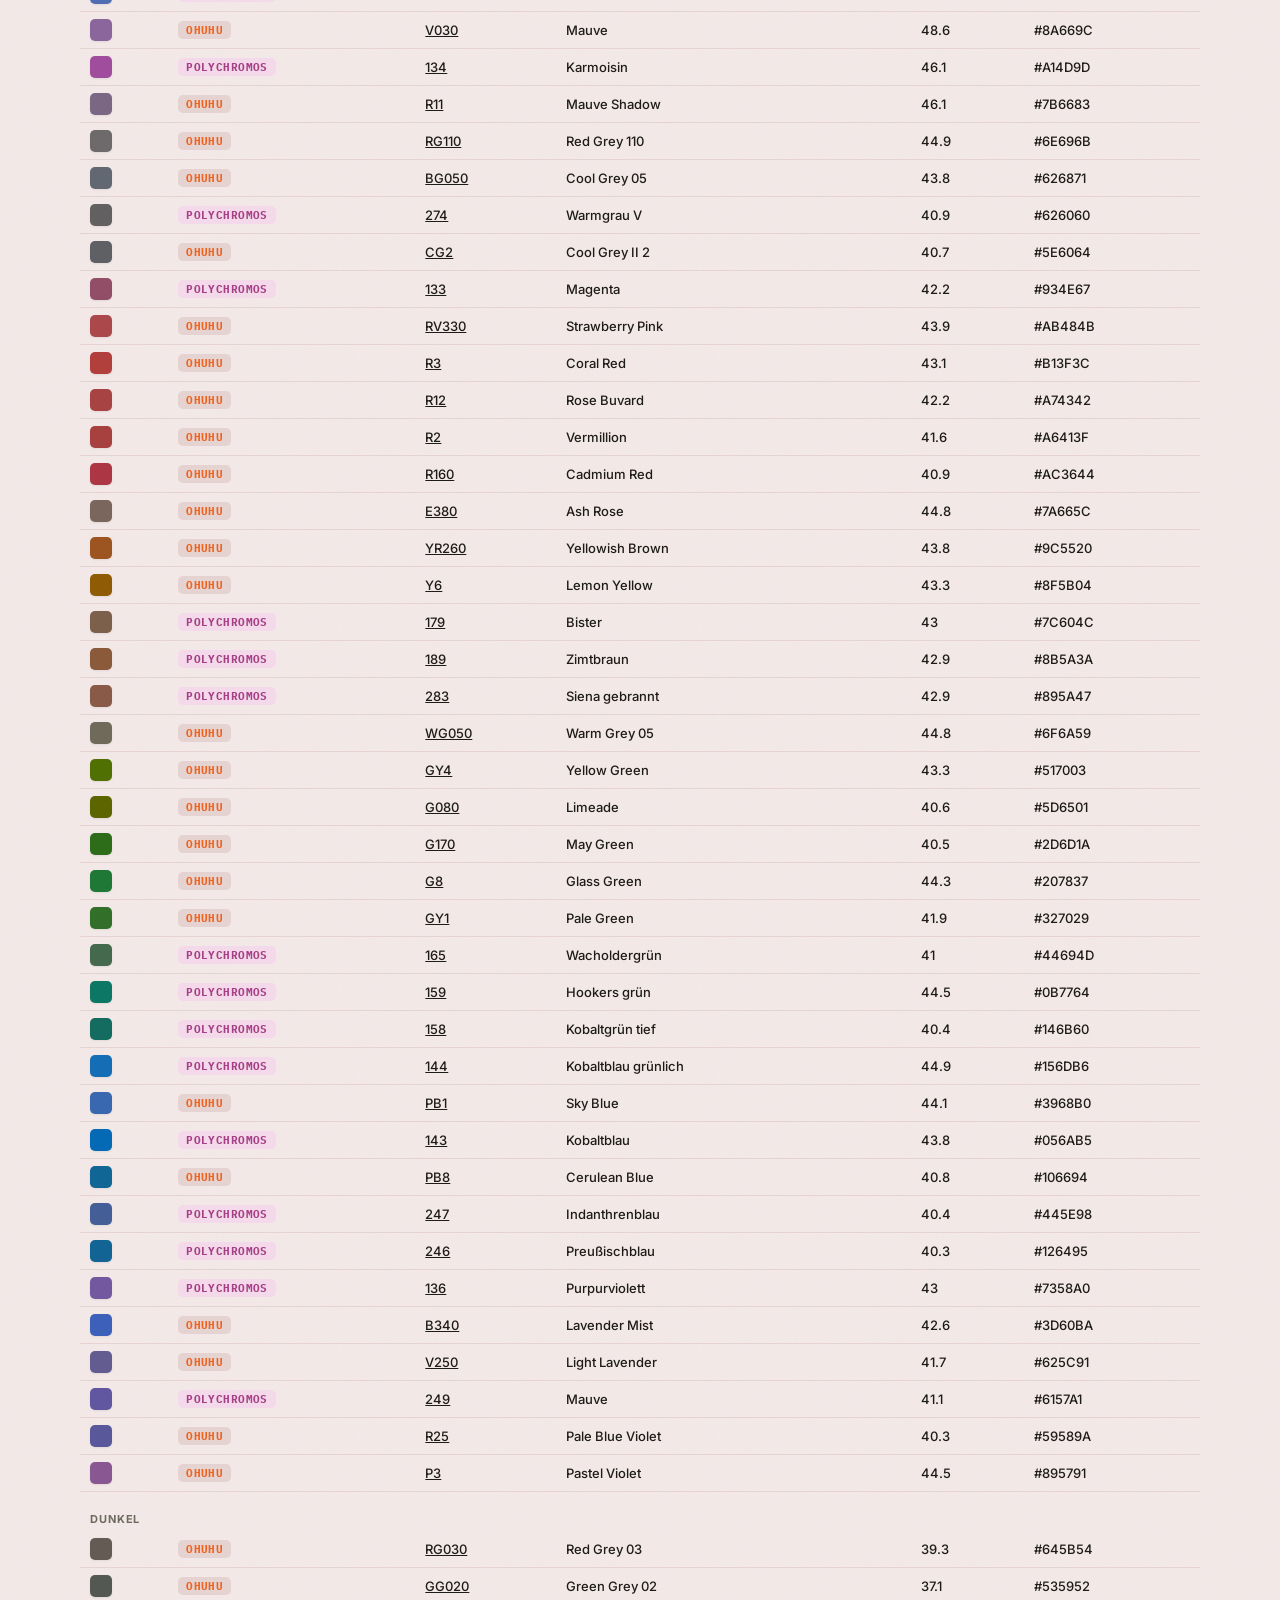
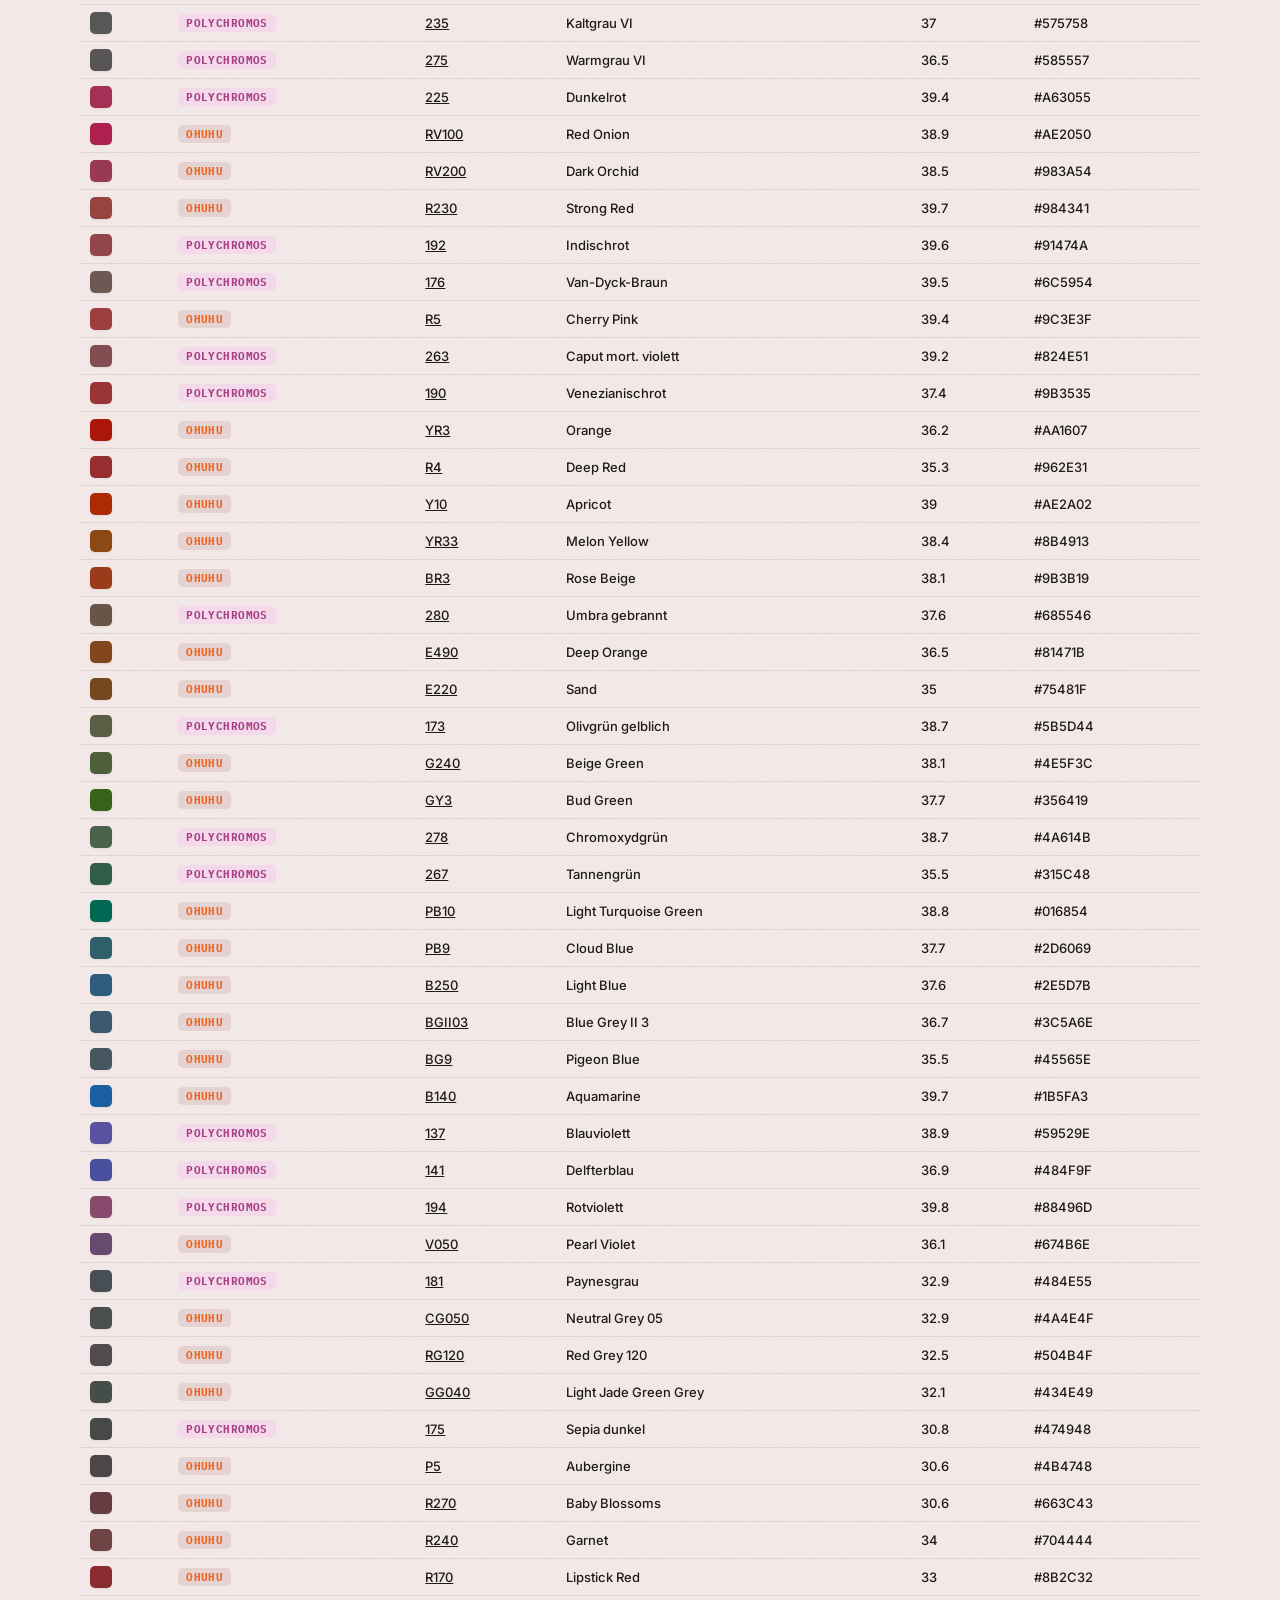
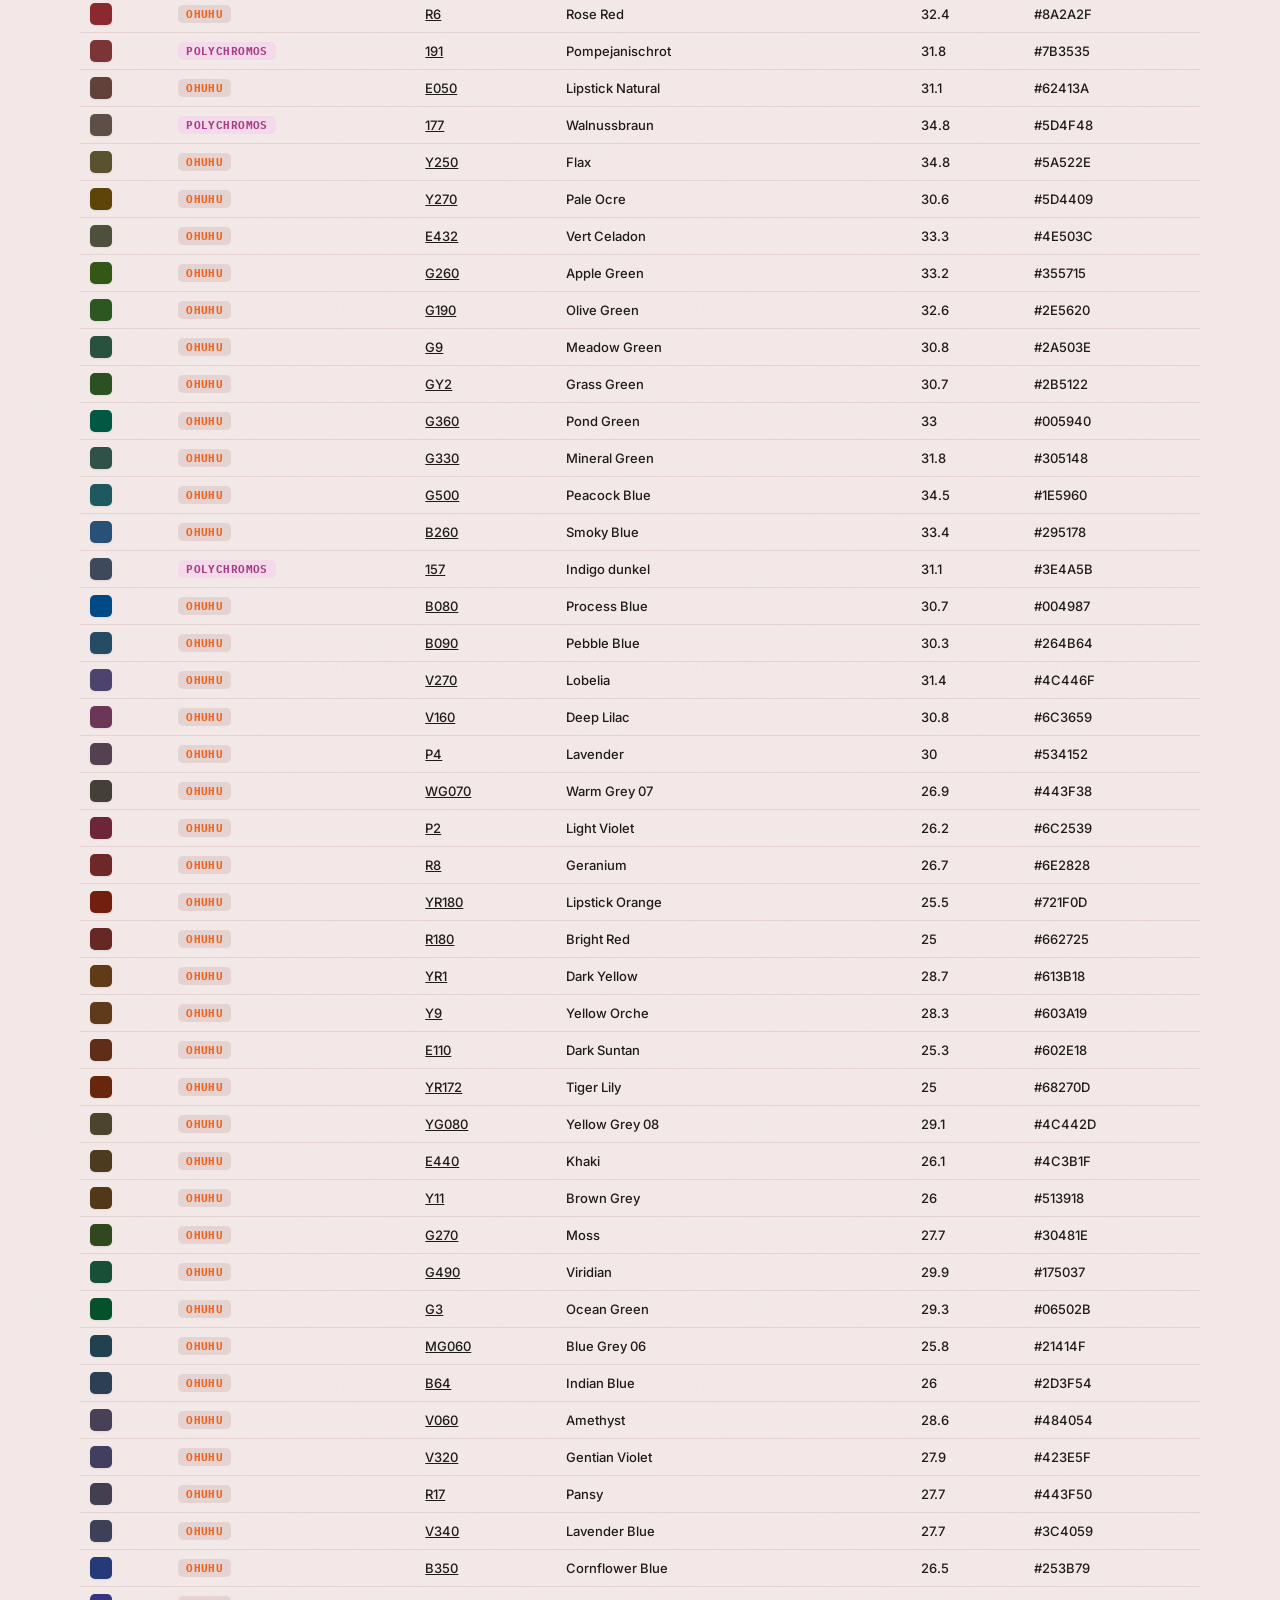
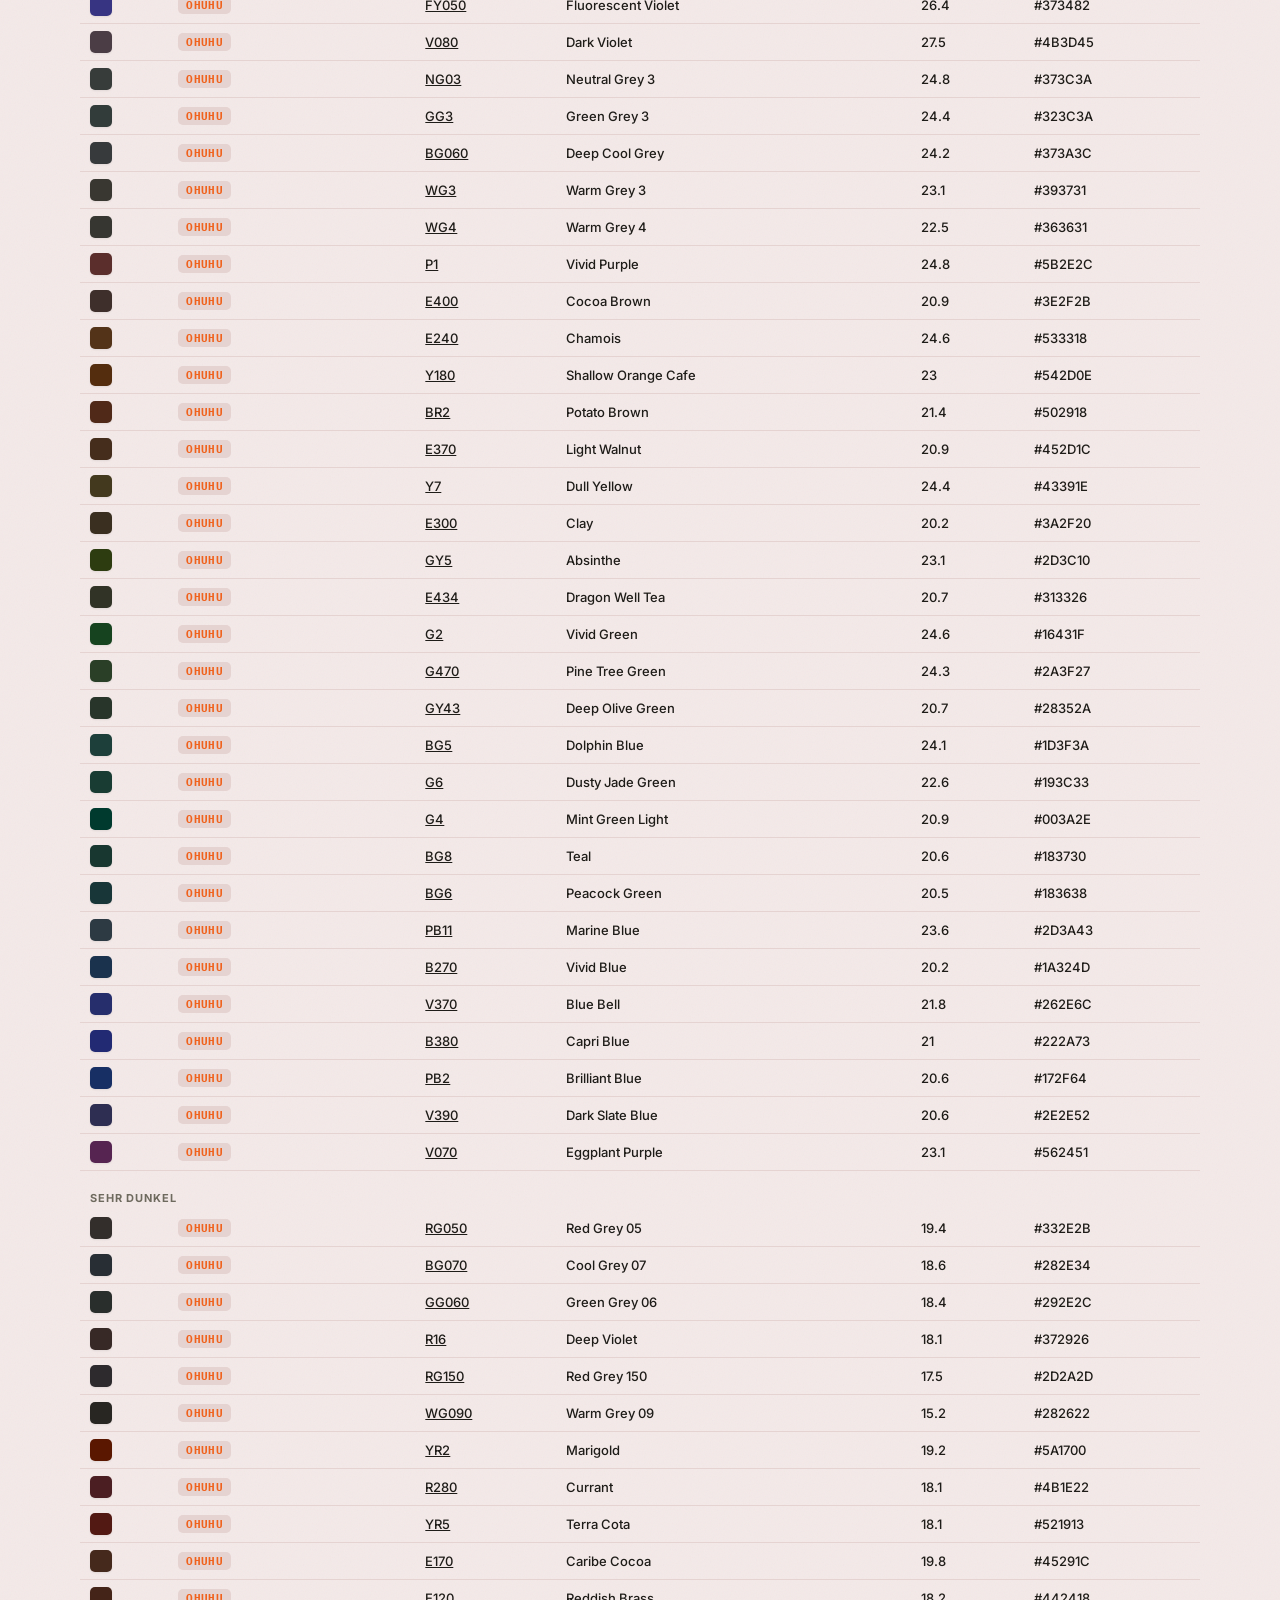
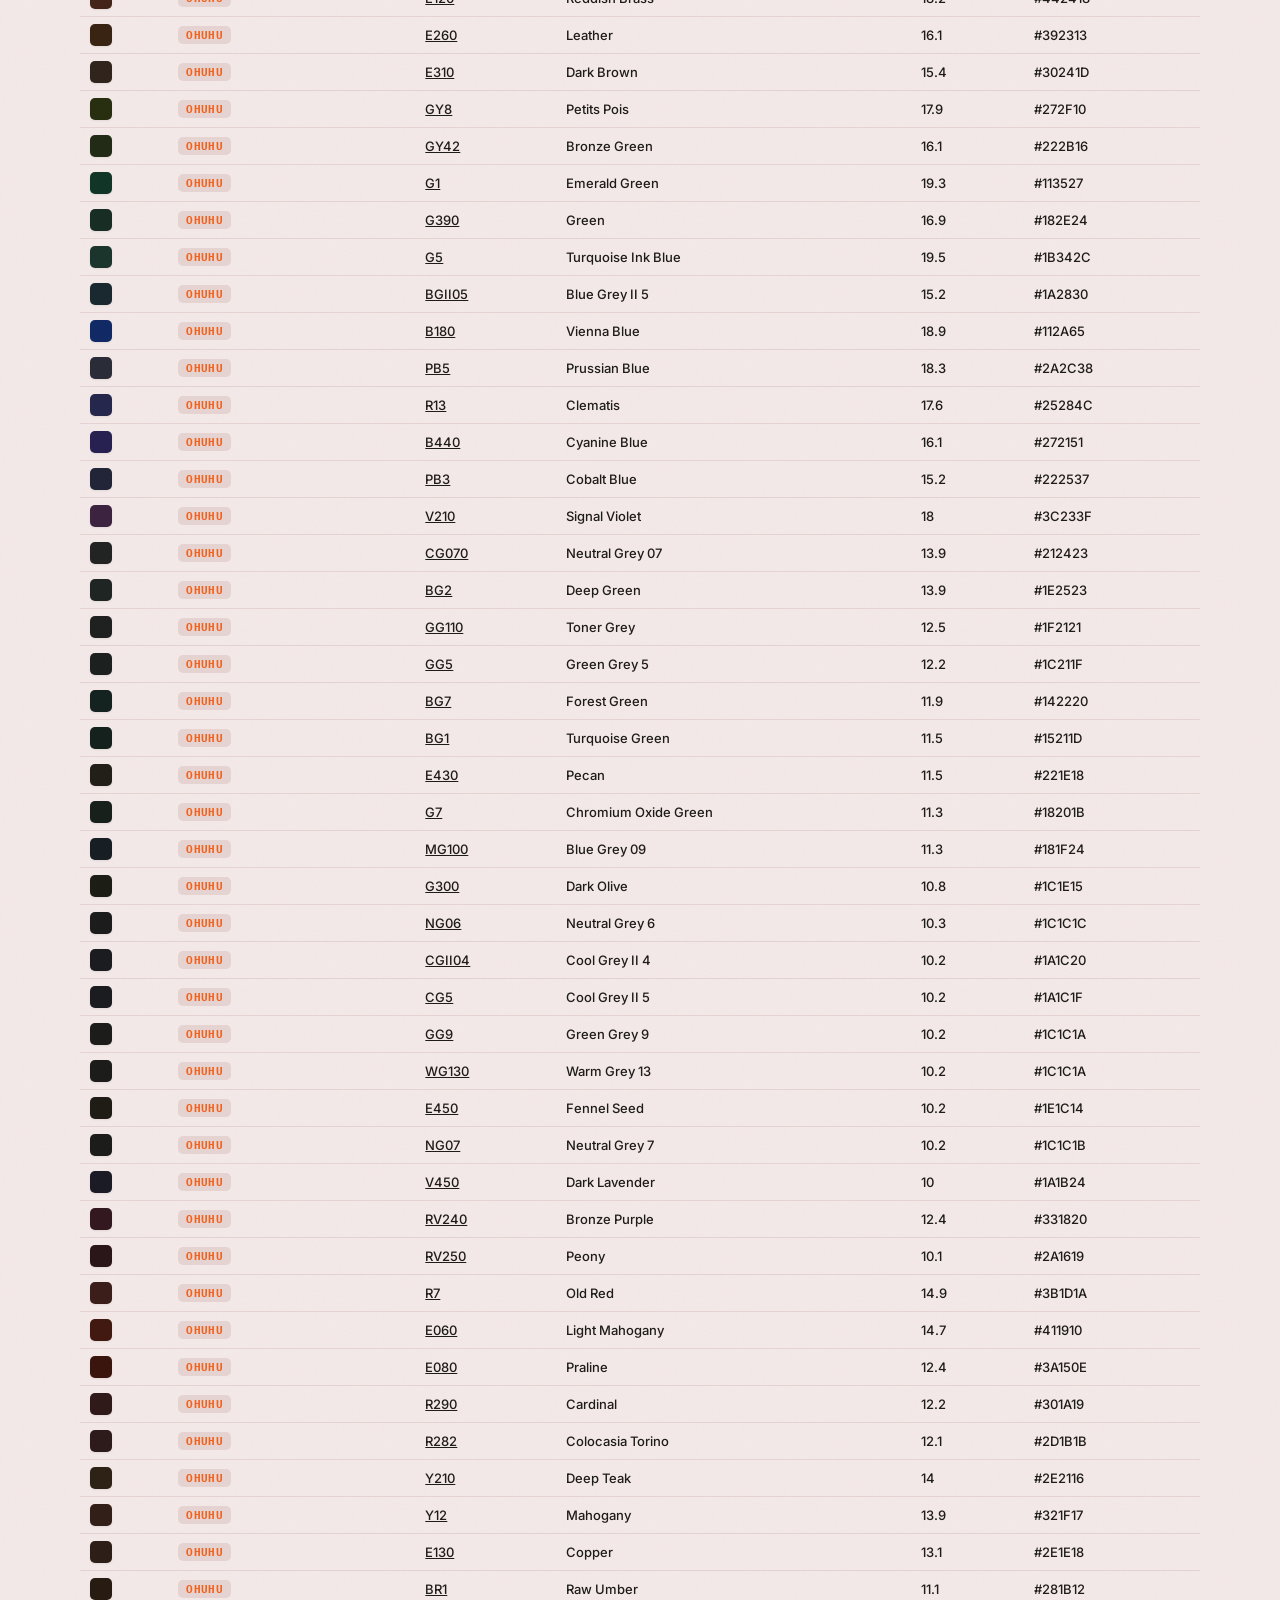
<file: spectrum.html>
<!DOCTYPE html>
<html lang="de">
<head>
  <meta charset="UTF-8">
  <meta name="viewport" content="width=device-width, initial-scale=1.0, viewport-fit=cover">
  <title>Helligkeits-Spektrum — Polychromos × Ohuhu</title>

  <link rel="icon" type="image/x-icon" href="./favicon.ico">
  <link rel="icon" type="image/png" sizes="32x32" href="./icons/favicon-32x32.png">
  <link rel="icon" type="image/png" sizes="16x16" href="./icons/favicon-16x16.png">

  <link rel="preconnect" href="https://fonts.googleapis.com">
  <link rel="preconnect" href="https://fonts.gstatic.com" crossorigin>
  <link href="https://fonts.googleapis.com/css2?family=Fraunces:ital,wght@0,600;1,500;1,600;1,700&family=Inter:wght@400;500;600;700&family=IBM+Plex+Mono:wght@500;600&display=swap" rel="stylesheet">
  <link rel="stylesheet" href="./styles.css">
  <script src="./js/theme-init.js"></script>
  <script src="./data/spectrum.js"></script>
</head>
<body>
  <nav class="app-nav">
    <div class="nav-inner">
      <details class="nav-dropdown" id="navDropdown">
        <summary class="nav-current">
          <svg width="15" height="15" viewBox="0 0 24 24" fill="none" stroke="currentColor" stroke-width="2" stroke-linecap="round" stroke-linejoin="round"><circle cx="12" cy="12" r="10"/><path d="M12 18a6 6 0 0 0 0-12v12z"/></svg>
          <span class="nav-link-text">Spektrum</span>
          <svg class="nav-chevron" width="14" height="14" viewBox="0 0 24 24" fill="none" stroke="currentColor" stroke-width="2" stroke-linecap="round" stroke-linejoin="round"><path d="m6 9 6 6 6-6"/></svg>
        </summary>
        <div class="nav-dropdown-list">
        <a href="./index.html" class="nav-link nav-link--inactive"><svg width="15" height="15" viewBox="0 0 24 24" fill="none" stroke="currentColor" stroke-width="2" stroke-linecap="round" stroke-linejoin="round"><path d="M21.174 6.812a1 1 0 0 0-3.986-3.987L3.842 16.174a2 2 0 0 0-.5.83l-1.321 4.352a.5.5 0 0 0 .622.622l4.353-1.321a2 2 0 0 0 .83-.497z"/><path d="m15 5 4 4"/></svg><span class="nav-link-text">Polychromos</span></a>
        <a href="./ohuhu.html" class="nav-link nav-link--inactive"><svg width="15" height="15" viewBox="0 0 24 24" fill="none" stroke="currentColor" stroke-width="2" stroke-linecap="round" stroke-linejoin="round"><path d="m9 11-6 6v3h9l3-3"/><path d="m22 12-4.6 4.6a2 2 0 0 1-2.8 0l-5.2-5.2a2 2 0 0 1 0-2.8L14 4"/></svg><span class="nav-link-text">Ohuhu</span></a>
        <a href="./matched-pencils.html" class="nav-link nav-link--inactive"><svg width="15" height="15" viewBox="0 0 24 24" fill="none" stroke="currentColor" stroke-width="2" stroke-linecap="round" stroke-linejoin="round"><path d="M10 13a5 5 0 0 0 7.54.54l3-3a5 5 0 0 0-7.07-7.07l-1.72 1.71"/><path d="M14 11a5 5 0 0 0-7.54-.54l-3 3a5 5 0 0 0 7.07 7.07l1.71-1.71"/></svg><span class="nav-link-text">Matched Pencils</span></a>
        <a href="./spectrum.html" class="nav-link nav-link--active"><svg width="15" height="15" viewBox="0 0 24 24" fill="none" stroke="currentColor" stroke-width="2" stroke-linecap="round" stroke-linejoin="round"><circle cx="12" cy="12" r="10"/><path d="M12 18a6 6 0 0 0 0-12v12z"/></svg><span class="nav-link-text">Spektrum</span></a>
        </div>
      </details>
      <button class="theme-toggle" id="themeToggle" aria-label="Dark mode umschalten"></button>
    </div>
  </nav>
  <script src="./js/nav-dropdown.js"></script>
  <div id="app" class="app-inner"></div>

  <script src="./js/spectrum.js"></script>
  <script src="./js/theme-toggle.js"></script>
</body>
</html>
</file>
<file: styles.css>
*,
*::before,
*::after {
  box-sizing: border-box;
}

:root {
  /* surface */
  --paper:        #F4E9E8;
  --paper-raised: #FBF5F4;
  --line:         #E5D3D1;

  /* ink */
  --ink:          #1E1C18;
  --ink-soft:     #6E6A5E;
  --ink-faint:    #9C9788;

  /* accent — theme-specific UI hue, named after real pigments. Light = magnolia, dark = blue. */
  --accent:       #A63F86; /* Chinacridonmagenta */
  --accent-dark:  #7E2F65;
  --accent-soft:  #F3D9E9;
  --accent-on:    #FBF5F4;

  /* warm — semantic warning/status color only (mismatches, out of stock), not UI chrome */
  --accent-warm:  #F0621D; /* Cadmiumorange */

  --ok:           #2F9E52;
  --ok-soft:      #DEF3E4;

  --shadow-sm: 0 1px 2px rgba(30, 28, 24, 0.08);
  --shadow-md: 0 6px 18px rgba(30, 28, 24, 0.14);

  --font-display: "Fraunces", "Inter", serif;
  --font-body:    "Inter", sans-serif;
  --font-mono:    "IBM Plex Mono", ui-monospace, monospace;
}

html {
  overflow-x: hidden;
}

body {
  overflow-x: hidden;
  font-family: var(--font-body);
  color: var(--ink);
  background:
    url("data:image/svg+xml,%3Csvg xmlns='http://www.w3.org/2000/svg' width='180' height='180'%3E%3Cfilter id='n'%3E%3CfeTurbulence type='fractalNoise' baseFrequency='0.85' numOctaves='2' stitchTiles='stitch'/%3E%3C/filter%3E%3Crect width='100%25' height='100%25' filter='url(%23n)' opacity='0.05'/%3E%3C/svg%3E"),
    var(--paper);
  min-height: 100vh;
  margin: 0;
}

/* ── Nav ──────────────────────────────────────────────────────────────────── */
.app-nav {
  background: var(--paper-raised);
  border-bottom: 1px solid var(--line);
  position: sticky;
  top: 0;
  z-index: 50;
}
.nav-inner {
  max-width: 72rem;
  margin: 0 auto;
  padding: 0 16px;
  display: flex;
  gap: 4px;
  align-items: center;
}
.nav-link {
  display: flex;
  align-items: center;
  gap: 7px;
  padding: 14px 14px 12px;
  font-family: var(--font-body);
  font-size: 13px;
  font-weight: 600;
  text-decoration: none;
  color: var(--ink-soft);
  border-bottom: 3px solid transparent;
  transition: color 0.15s;
  position: relative;
}
.nav-link svg { flex-shrink: 0; opacity: 0.8; position: relative; z-index: 1; }
.nav-link--active {
  color: var(--ink);
  border-bottom-color: transparent;
}
.nav-link--active svg { opacity: 1; color: var(--accent); }
.nav-link-text { position: relative; z-index: 1; }
.nav-link--active .nav-link-text::before {
  content: '';
  position: absolute;
  left: -5px;
  right: -5px;
  top: -1px;
  bottom: -2px;
  background: var(--accent-soft);
  border-radius: 3px 8px 4px 9px;
  transform: rotate(-1.8deg);
  z-index: -1;
}
.nav-link--inactive:hover { color: var(--ink); }

/* ── Nav dropdown ─────────────────────────────────────────────────────────── */
.nav-dropdown { position: relative; }
.nav-current {
  display: flex;
  align-items: center;
  gap: 7px;
  padding: 14px 14px 12px;
  font-family: var(--font-body);
  font-size: 13px;
  font-weight: 600;
  color: var(--ink);
  cursor: pointer;
  user-select: none;
  list-style: none;
}
.nav-current::marker { content: ''; }
.nav-current::-webkit-details-marker { display: none; }
.nav-current svg:first-child { color: var(--accent); opacity: 1; flex-shrink: 0; }
.nav-chevron { opacity: 0.6; transition: transform 0.15s; margin-left: 2px; }
.nav-dropdown[open] .nav-chevron { transform: rotate(180deg); }
.nav-dropdown[open] .nav-current { color: var(--accent); }
.nav-dropdown-list {
  position: absolute;
  top: 100%;
  left: 0;
  margin-top: 4px;
  min-width: 190px;
  background: var(--paper-raised);
  border: 1px solid var(--line);
  border-radius: 10px;
  box-shadow: var(--shadow-md);
  padding: 6px;
  display: flex;
  flex-direction: column;
  gap: 2px;
  z-index: 60;
}
.nav-dropdown-list .nav-link { padding: 9px 10px; border-bottom: none; border-radius: 6px; }
.nav-dropdown-list .nav-link--active { background: var(--accent-soft); }
.nav-dropdown-list .nav-link--active .nav-link-text::before { display: none; }
.nav-dropdown-list .nav-link--inactive:hover { background: var(--line); color: var(--ink); }

/* ── App shell ────────────────────────────────────────────────────────────── */
.app-inner {
  max-width: 72rem;
  margin: 0 auto;
  padding: 28px 16px;
  padding-bottom: max(48px, env(safe-area-inset-bottom));
}

/* ── Header ───────────────────────────────────────────────────────────────── */
.app-header {
  margin-bottom: 28px;
}

.header-top {
  display: flex;
  align-items: flex-start;
  justify-content: space-between;
  gap: 16px;
  margin-bottom: 18px;
  flex-wrap: wrap;
  overflow-x: hidden;
}

.app-title {
  display: flex;
  align-items: center;
  gap: 10px;
  font-family: var(--font-display);
  font-size: clamp(24px, 5.5vw, 36px);
  font-weight: 600;
  line-height: 1.1;
  color: var(--ink);
  margin: 0 0 4px;
}
.app-title svg { color: var(--accent); flex-shrink: 0; }
.app-title-text {
  position: relative;
  display: inline-block;
  font-style: italic;
}
.app-title-text::before {
  content: '';
  position: absolute;
  left: -8px;
  right: -10px;
  top: 6px;
  bottom: -2px;
  background: var(--accent-soft);
  border-radius: 4px 16px 6px 13px;
  transform: rotate(-1.3deg);
  z-index: -1;
}
.app-subtitle {
  font-size: 13px;
  font-weight: 500;
  color: var(--ink-soft);
  margin: 0;
}

/* ── Progress ─────────────────────────────────────────────────────────────── */
.progress-row {
  display: flex;
  align-items: center;
  gap: 12px;
  margin-bottom: 18px;
}
.progress-bar {
  flex: 1;
  max-width: 280px;
  height: 6px;
  background: var(--line);
  border-radius: 3px;
  overflow: hidden;
}
.progress-fill {
  height: 100%;
  border-radius: 3px;
  background: var(--accent);
  transition: width 0.4s ease;
}
.progress-label {
  font-family: var(--font-mono);
  font-size: 12px;
  font-weight: 500;
  color: var(--ink-soft);
  white-space: nowrap;
}

/* ── View toggle ──────────────────────────────────────────────────────────── */
.view-toggle {
  display: flex;
  gap: 6px;
  overflow-x: auto;
  -webkit-overflow-scrolling: touch;
  scrollbar-width: none;
  padding-bottom: 2px;
}
.view-toggle::-webkit-scrollbar { display: none; }
.view-toggle .toggle-btn { flex-shrink: 0; }

.toggle-btn {
  padding: 7px 14px;
  border-radius: 7px;
  font-size: 12.5px;
  font-weight: 600;
  font-family: var(--font-body);
  border: 1px solid transparent;
  cursor: pointer;
  transition: background 0.15s, border-color 0.15s, color 0.15s;
}
.toggle-btn--active {
  background: var(--accent);
  color: var(--accent-on);
  border-color: var(--accent);
}
.toggle-btn--active:active { background: var(--accent-dark); }
.toggle-btn--inactive {
  background: var(--accent-soft);
  color: var(--accent);
  border-color: transparent;
}
.toggle-btn--inactive:hover { opacity: 0.8; }
.toggle-btn:active { filter: brightness(0.9); }

/* ── View select (dropdown filter group) ─────────────────────────────────── */
.view-select { position: relative; display: inline-block; }
.view-select-current {
  display: inline-flex;
  align-items: center;
  gap: 6px;
  padding: 7px 14px;
  border-radius: 7px;
  font-size: 12.5px;
  font-weight: 600;
  font-family: var(--font-body);
  background: var(--accent-soft);
  color: var(--accent);
  border: 1px solid transparent;
  cursor: pointer;
  user-select: none;
  list-style: none;
}
.view-select-current::marker { content: ''; }
.view-select-current::-webkit-details-marker { display: none; }
.view-select-current svg { opacity: 0.7; transition: transform 0.15s; flex-shrink: 0; }
.view-select[open] .view-select-current svg { transform: rotate(180deg); }
.view-select-list {
  position: absolute;
  top: 100%;
  left: 0;
  margin-top: 4px;
  min-width: 200px;
  background: var(--paper-raised);
  border: 1px solid var(--line);
  border-radius: 10px;
  box-shadow: var(--shadow-md);
  padding: 6px;
  display: flex;
  flex-direction: column;
  gap: 2px;
  z-index: 40;
}
.view-select-list button {
  display: block;
  width: 100%;
  text-align: left;
  padding: 8px 10px;
  border-radius: 6px;
  border: none;
  background: transparent;
  font-family: var(--font-body);
  font-size: 13px;
  font-weight: 600;
  color: var(--ink-soft);
  cursor: pointer;
}
.view-select-list button:hover { background: var(--line); color: var(--ink); }
.view-select-list button.active { background: var(--accent-soft); color: var(--accent); }

/* ── Auth bar ─────────────────────────────────────────────────────────────── */
.auth-bar {
  display: flex;
  align-items: center;
  gap: 8px;
  flex-wrap: wrap;
  justify-content: flex-end;
  flex-shrink: 0;
}
.sync-label {
  display: inline-flex;
  align-items: center;
  gap: 4px;
  font-size: 11px;
  font-weight: 500;
  color: var(--ink-soft);
}
.sync-label svg { flex-shrink: 0; }
.connected-badge {
  display: inline-flex;
  align-items: center;
  gap: 4px;
  font-size: 11px;
  font-weight: 600;
  background: var(--ok-soft);
  color: var(--ok);
  padding: 4px 10px;
  border-radius: 6px;
}
.auth-btn {
  font-size: 11px;
  font-weight: 600;
  color: var(--accent);
  background: transparent;
  border: 1px solid var(--accent);
  padding: 5px 11px;
  border-radius: 6px;
  cursor: pointer;
  font-family: var(--font-body);
}
.auth-btn:hover { opacity: 0.75; }
.auth-btn:active { filter: brightness(0.9); }
.token-input {
  font-size: 12px;
  font-weight: 500;
  font-family: var(--font-mono);
  padding: 6px 10px;
  border-radius: 6px;
  border: 1px solid var(--line);
  outline: none;
  color: var(--ink);
  width: 150px;
  background: var(--paper-raised);
  transition: border-color 0.15s;
}
.token-input:focus {
  border-color: var(--accent);
}
.connect-btn {
  font-size: 12px;
  font-weight: 600;
  color: var(--accent-on);
  background: var(--accent);
  border: none;
  padding: 6px 14px;
  border-radius: 6px;
  cursor: pointer;
  font-family: var(--font-body);
}
.connect-btn:hover { opacity: 0.88; }
.connect-btn:active { background: var(--accent-dark); }

/* ── Groups ───────────────────────────────────────────────────────────────── */
.color-group {
  margin-bottom: 32px;
}
.group-gradient {
  height: 8px;
  border-radius: 4px;
  margin-bottom: 12px;
  width: 100%;
}
.group-heading {
  font-family: var(--font-body);
  font-size: 11px;
  font-weight: 700;
  color: var(--ink-soft);
  text-transform: uppercase;
  letter-spacing: 0.1em;
  margin: 0 0 12px;
}

/* ── Tile grid ────────────────────────────────────────────────────────────── */
.tile-grid {
  display: grid;
  grid-template-columns: repeat(auto-fill, minmax(76px, 1fr));
  gap: 8px;
}
@media (min-width: 480px) {
  .tile-grid {
    grid-template-columns: repeat(auto-fill, minmax(88px, 1fr));
    gap: 10px;
  }
}
@media (min-width: 768px) {
  .tile-grid {
    grid-template-columns: repeat(auto-fill, minmax(96px, 1fr));
    gap: 12px;
  }
}

/* ── Tile ─────────────────────────────────────────────────────────────────── */
.tile {
  aspect-ratio: 5 / 6;
  border-radius: 10px;
  padding: 10px 6px 28px;
  cursor: pointer;
  position: relative;
  box-shadow: var(--shadow-sm);
  display: flex;
  flex-direction: column;
  align-items: center;
  transition:
    transform 0.15s ease,
    box-shadow 0.15s ease,
    filter 0.2s ease,
    opacity 0.2s ease;
  -webkit-tap-highlight-color: transparent;
  user-select: none;
}
.tile:hover {
  transform: translateY(-3px) rotate(-1.4deg);
  box-shadow: var(--shadow-md);
  z-index: 10;
}
.tile:active {
  transform: translateY(-1px) rotate(-0.6deg);
}
.tile--unowned::before {
  content: '';
  position: absolute;
  inset: 0;
  border-radius: inherit;
  background: rgba(244, 233, 232, 0.34);
  z-index: 0;
  pointer-events: none;
}
:root[data-theme="dark"] .tile--unowned::before {
  background: rgba(16, 22, 31, 0.42);
}

.tile-code {
  display: block;
  font-family: var(--font-mono);
  font-weight: 600;
  color: white;
  text-decoration: none;
  text-shadow: 0 1px 4px rgba(0, 0, 0, 0.3);
  line-height: 1;
  text-align: center;
}
a.tile-code:hover { text-decoration: underline; }
.tile-code--lg {
  font-size: 16px;
}
.tile-code--md {
  font-size: 12.5px;
}
.tile-code--sm {
  font-size: 10px;
}

.tile-name {
  font-family: var(--font-body);
  font-size: 7px;
  font-weight: 600;
  color: rgba(255, 255, 255, 0.88);
  text-align: center;
  margin-top: 4px;
  line-height: 1.3;
  text-shadow: 0 1px 2px rgba(0, 0, 0, 0.25);
}

/* shared badge base */
.tile-badge,
.tile-refill-badge,
.tile-cart-badge {
  position: absolute;
  width: 20px;
  height: 20px;
  border-radius: 50%;
  background: var(--paper-raised);
  border: 1px solid rgba(0, 0, 0, 0.08);
  display: flex;
  align-items: center;
  justify-content: center;
  box-shadow: 0 1px 4px rgba(0, 0, 0, 0.18);
  z-index: 1;
  text-decoration: none;
  transition: background 0.15s, color 0.15s;
}

/* positions */
.tile-badge         { top: 6px;    right: 6px;  color: var(--accent); font-size: 10px; font-weight: 700; }
.tile-refill-badge  { bottom: 6px; left: 6px;   color: #b8b3a6; }
.tile-cart-badge    { top: 6px;    right: 6px;  color: #b8b3a6; }
.tile-cart-badge--br{ top: auto;   left: auto; bottom: 6px; right: 6px; }

/* hover */
.tile-refill-badge:hover,
.tile-cart-badge:hover { color: var(--ink-soft); }

/* active state */
.tile-refill-badge--owned    { color: var(--accent); }
.tile-cart-badge--active,
.tile-badge--cart-active     { background: var(--ok); color: white; }

/* ── Shopping list ────────────────────────────────────────────────────────── */
.shopping-list {
  display: flex;
  flex-direction: column;
  gap: 1px;
  border: 1px solid var(--line);
  border-radius: 8px;
  overflow: hidden;
}
.shopping-item {
  display: flex;
  align-items: center;
  gap: 12px;
  padding: 10px 14px 10px 10px;
  background: var(--paper-raised);
  border-left: 4px solid transparent;
  cursor: pointer;
  transition: background 0.15s;
}
.shopping-item:hover { background: var(--accent-soft); }
.shopping-swatch {
  width: 22px;
  height: 22px;
  border-radius: 5px;
  flex-shrink: 0;
  box-shadow: var(--shadow-sm);
}
.shopping-code {
  font-family: var(--font-mono);
  font-size: 12.5px;
  font-weight: 600;
  color: var(--ink);
  white-space: nowrap;
}
.shopping-name {
  font-size: 13px;
  font-weight: 500;
  color: var(--ink-soft);
}
.shopping-empty {
  text-align: center;
  color: var(--ink-soft);
  font-size: 14px;
  font-weight: 500;
  padding: 48px 0;
  line-height: 1.8;
}

.refill-label {
  margin-left: 8px;
  opacity: 0.8;
}

.tile-ohuhu {
  position: absolute;
  bottom: 6px;
  left: 6px;
  right: 6px;
  background: rgba(255, 255, 255, 0.18);
  border: 1.5px solid rgba(255, 255, 255, 0.38);
  border-radius: 6px;
  padding: 3px 4px;
  font-size: 9px;
  font-weight: 600;
  color: white;
  text-align: center;
  outline: none;
  font-family: var(--font-body);
  caret-color: white;
  transition: background 0.15s, border-color 0.15s;
  /* select element reset */
  appearance: none;
  -webkit-appearance: none;
  cursor: pointer;
  text-overflow: ellipsis;
}
.tile-ohuhu::placeholder { color: rgba(255, 255, 255, 0.5); }
.tile-ohuhu:focus,
.tile-ohuhu:hover { background: rgba(255, 255, 255, 0.32); border-color: rgba(255, 255, 255, 0.8); }
.tile-ohuhu option,
.tile-ohuhu optgroup { color: var(--ink); background: white; font-size: 13px; font-family: var(--font-body); }

/* Ohuhu-Zuordnungs-Check auf Polychromos-Kacheln */
.tile-ohuhu-warn {
  position: absolute;
  bottom: 30px;
  left: 6px;
  right: 6px;
  text-align: center;
  background: rgba(240, 98, 29, 0.88);
  border: 1px solid rgba(255, 255, 255, 0.5);
  border-radius: 5px;
  padding: 2px 4px;
  font-size: 8px;
  font-weight: 700;
  color: white;
  white-space: nowrap;
  overflow: hidden;
  text-overflow: ellipsis;
}
.tile-ohuhu-warn--suggest {
  background: rgba(255, 255, 255, 0.1);
  border-style: dashed;
  font-weight: 600;
  opacity: 0.8;
}
.ohuhu-match-inline {
  display: inline-block;
  margin-left: 6px;
  padding: 1px 5px;
  border-radius: 4px;
  font-family: var(--font-mono);
  font-size: 10px;
  font-weight: 600;
  background: rgba(240, 98, 29, 0.88);
  color: white;
}
.ohuhu-match-inline--suggest {
  background: rgba(255, 255, 255, 0.12);
  border: 1px dashed rgba(255, 255, 255, 0.4);
  font-weight: 500;
  opacity: 0.85;
}

/* Polychromos link badge on Ohuhu tiles */
.tile-poly-link {
  position: absolute;
  bottom: 6px;
  left: 50%;
  transform: translateX(-50%);
  background: rgba(255,255,255,0.2);
  border: 1px solid rgba(255,255,255,0.45);
  border-radius: 5px;
  padding: 2px 6px;
  font-family: var(--font-mono);
  font-size: 8px;
  font-weight: 700;
  color: white;
  white-space: nowrap;
  text-shadow: 0 1px 2px rgba(0,0,0,0.2);
  letter-spacing: 0.02em;
}
.tile-poly-link--auto {
  background: rgba(255,255,255,0.08);
  border-style: dashed;
  font-weight: 500;
  opacity: 0.75;
}

/* ── Lightfastness bar ────────────────────────────────────────────────────── */
.lf-bar {
  display: inline-flex;
  align-items: center;
  gap: 2px;
  vertical-align: middle;
}
.lf-bar span {
  display: inline-block;
  width: 6px;
  height: 10px;
  border-radius: 1px;
  background: var(--line);
}
.lf-bar span.lf-bar--filled { background: var(--accent); }

/* ── Dark mode ────────────────────────────────────────────────────────────── */
:root[data-theme="dark"] {
  --paper:        #10161F;
  --paper-raised: #182130;
  --line:         #2B3849;

  --ink:          #E9E6DD;
  --ink-soft:     #93989F;
  --ink-faint:    #5F6975;

  --accent:       #4FC1F0; /* Himmelblau */
  --accent-dark:  #2E93C4;
  --accent-soft:  #163241;
  --accent-on:    #10151B;

  --accent-warm:  #FF8A4C;

  --ok:           #6FCB89;
  --ok-soft:      #1B2A1E;

  --shadow-sm: 0 1px 2px rgba(0, 0, 0, 0.45);
  --shadow-md: 0 8px 22px rgba(0, 0, 0, 0.55);
}

:root[data-theme="dark"] .tile-ohuhu option,
:root[data-theme="dark"] .tile-ohuhu optgroup {
  background: var(--paper-raised);
  color: var(--ink);
}

/* ── Theme toggle ──────────────────────────────────────────────────────────── */
.theme-toggle {
  margin-left: auto;
  background: var(--accent-soft);
  color: var(--accent);
  border: 1px solid transparent;
  border-radius: 7px;
  width: 32px;
  height: 32px;
  cursor: pointer;
  display: flex;
  align-items: center;
  justify-content: center;
  transition: opacity 0.15s;
  flex-shrink: 0;
}
.theme-toggle:hover { opacity: 0.8; }
.theme-toggle:active { filter: brightness(0.9); }

/* ── Table view ───────────────────────────────────────────────────────────── */
.table-scroll {
  overflow-x: auto;
  -webkit-overflow-scrolling: touch;
}
.data-table {
  width: 100%;
  border-collapse: collapse;
  font-size: 13px;
  font-family: var(--font-body);
}
.data-table th {
  position: relative;
  text-align: left;
  font-size: 11px;
  font-weight: 700;
  text-transform: uppercase;
  letter-spacing: 0.08em;
  color: var(--ink-soft);
  padding: 8px 10px;
  border-bottom: 1px solid var(--line);
  white-space: nowrap;
}
.data-table td {
  padding: 7px 10px;
  border-bottom: 1px solid var(--line);
  color: var(--ink);
  font-weight: 500;
  vertical-align: middle;
}
.data-table td:nth-child(2) { font-family: var(--font-mono); }
.data-table tr:last-child td { border-bottom: none; }
.data-table tbody tr { transition: background 0.1s; }
.data-table tbody tr:hover { background: var(--accent-soft); }
.table-swatch {
  width: 22px;
  height: 22px;
  border-radius: 5px;
  box-shadow: var(--shadow-sm);
  flex-shrink: 0;
}
.table-icon-btn {
  background: none;
  border: none;
  cursor: pointer;
  padding: 2px;
  border-radius: 50%;
  display: inline-flex;
  align-items: center;
  justify-content: center;
  color: var(--ink-faint);
  transition: color 0.15s;
  position: relative;
}
.table-icon-btn:hover { color: var(--ink-soft); }
.table-icon-btn--active { color: var(--accent); }
.table-icon-btn--green  { color: var(--ok); }
.table-lf { font-size: 11px; white-space: nowrap; }
.source-badge {
  display: inline-block;
  padding: 2px 8px;
  border-radius: 5px;
  font-size: 10.5px;
  font-weight: 700;
  text-transform: uppercase;
  letter-spacing: 0.04em;
  white-space: nowrap;
}
.source-badge--polychromos { background: var(--accent-soft); color: var(--accent); }
.source-badge--ohuhu { background: var(--line); color: var(--accent-warm); }
.table-section-row td {
  padding: 10px 10px 5px;
  border-bottom: none;
  font-size: 11px;
  font-weight: 700;
  text-transform: uppercase;
  letter-spacing: 0.08em;
  color: var(--ink-soft);
}
.table-section-row:not(:first-child) td { padding-top: 20px; }

/* ── Mode switch ──────────────────────────────────────────────────────────── */
.mode-switch {
  display: inline-flex;
  align-items: center;
  gap: 10px;
  cursor: pointer;
  margin-bottom: 12px;
  user-select: none;
}
.mode-switch-label {
  font-size: 12.5px;
  font-weight: 600;
  color: var(--ink-soft);
  transition: color 0.15s;
}
.mode-switch-label--active { color: var(--accent); }
.mode-switch-toggle { position: relative; display: inline-flex; }
.mode-switch-toggle input {
  position: absolute;
  opacity: 0;
  width: 100%;
  height: 100%;
  margin: 0;
  cursor: pointer;
}
.mode-switch-track {
  display: block;
  width: 38px;
  height: 22px;
  border-radius: 11px;
  background: var(--line);
  transition: background 0.2s;
}
.mode-switch-thumb {
  display: block;
  width: 16px;
  height: 16px;
  margin: 3px;
  border-radius: 50%;
  background: var(--paper-raised);
  box-shadow: var(--shadow-sm);
  transition: transform 0.2s;
}
.mode-switch-toggle input:checked + .mode-switch-track { background: var(--accent); }
.mode-switch-toggle input:checked + .mode-switch-track .mode-switch-thumb { transform: translateX(16px); }
.mode-switch-toggle input:focus-visible + .mode-switch-track { outline: 2px solid var(--accent); outline-offset: 2px; }

/* ── Tooltips ─────────────────────────────────────────────────────────────── */
[data-tooltip]::after {
  content: attr(data-tooltip);
  position: absolute;
  bottom: calc(100% + 6px);
  left: 50%;
  transform: translateX(-50%);
  background: var(--ink);
  color: var(--paper);
  font-size: 11px;
  font-weight: 500;
  font-family: var(--font-body);
  padding: 4px 8px;
  border-radius: 6px;
  white-space: normal;
  max-width: 220px;
  width: max-content;
  text-align: left;
  line-height: 1.35;
  pointer-events: none;
  opacity: 0;
  transition: opacity 0.15s;
  z-index: 100;
}
[data-tooltip]:hover::after { opacity: 1; }

/* top-positioned badges: tooltip below */
.tile-cart-badge:not(.tile-cart-badge--br)[data-tooltip]::after,
.tile-badge[data-tooltip]::after,
.data-table th[data-tooltip]::after {
  bottom: auto;
  top: calc(100% + 6px);
}

/* ── Scrollbar ────────────────────────────────────────────────────────────── */
::-webkit-scrollbar {
  width: 6px;
}
::-webkit-scrollbar-track {
  background: transparent;
}
::-webkit-scrollbar-thumb {
  background: var(--line);
  border-radius: 3px;
}
</file>
